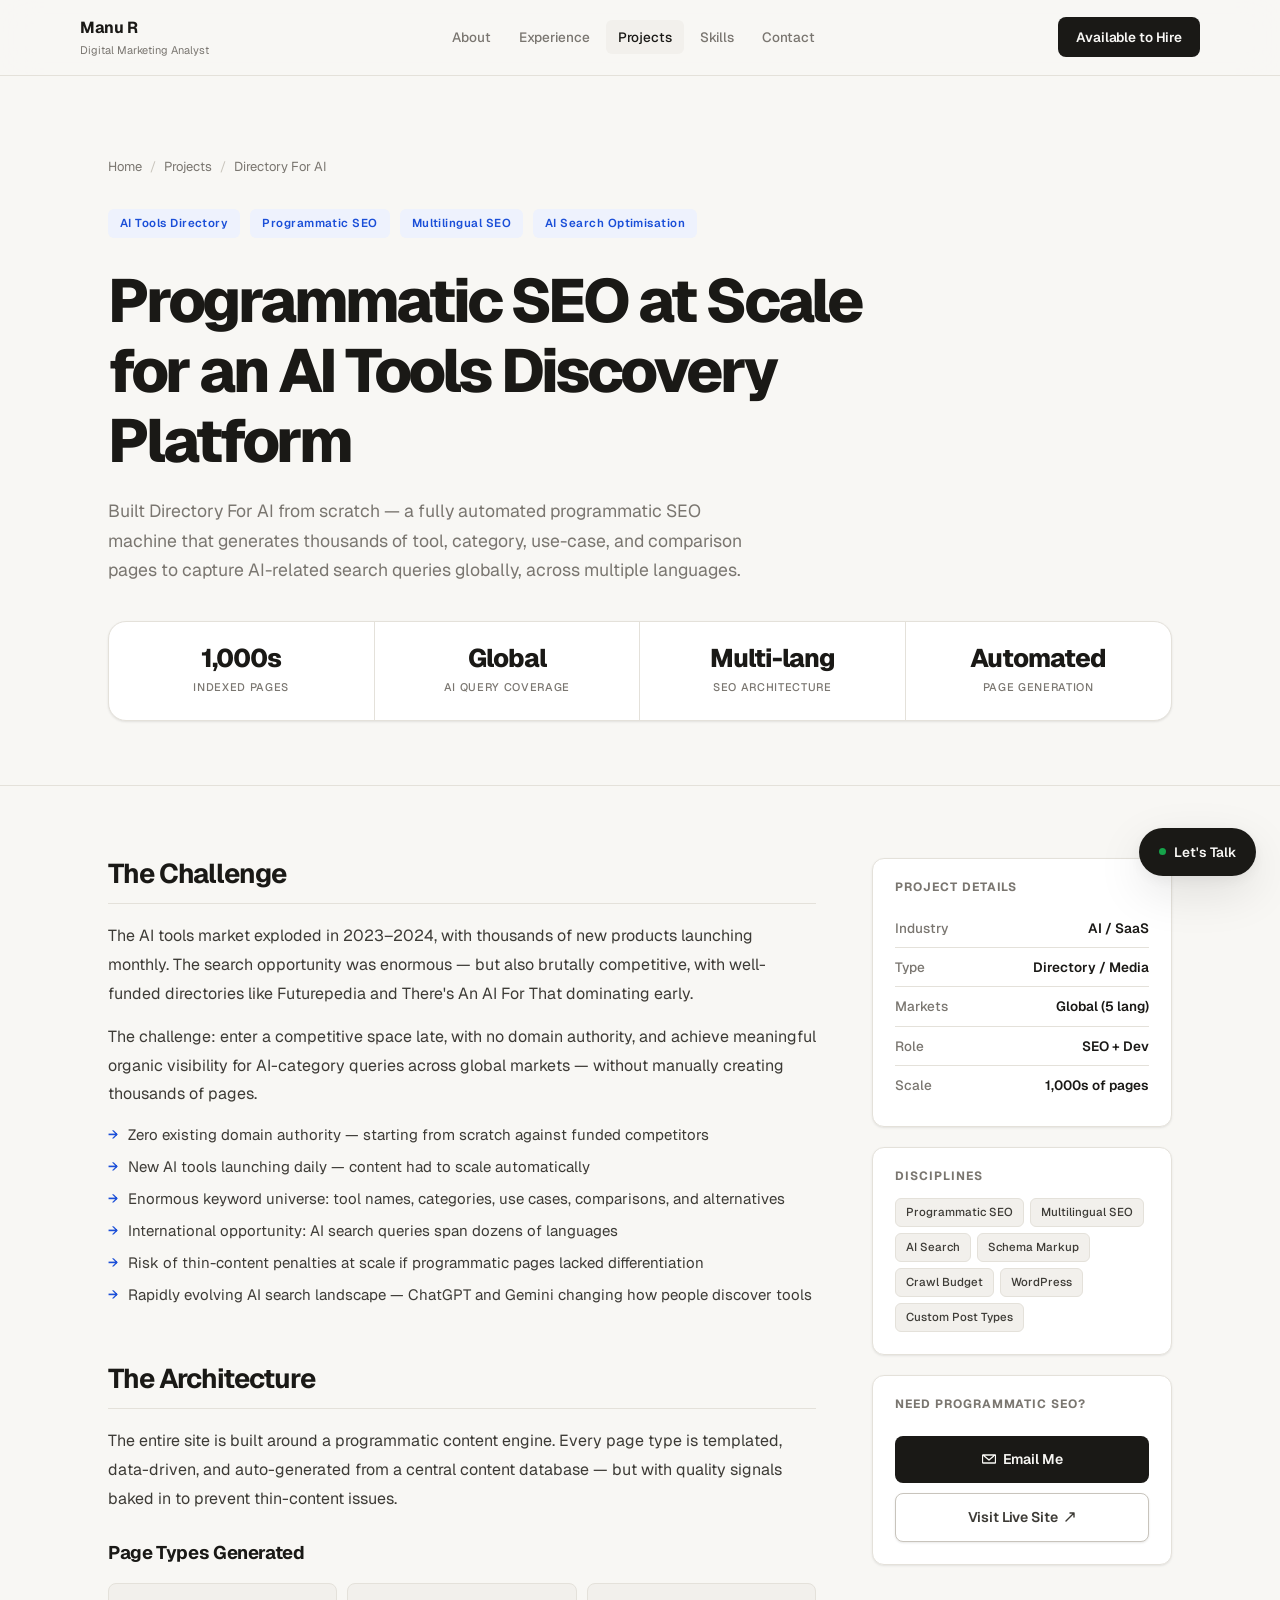
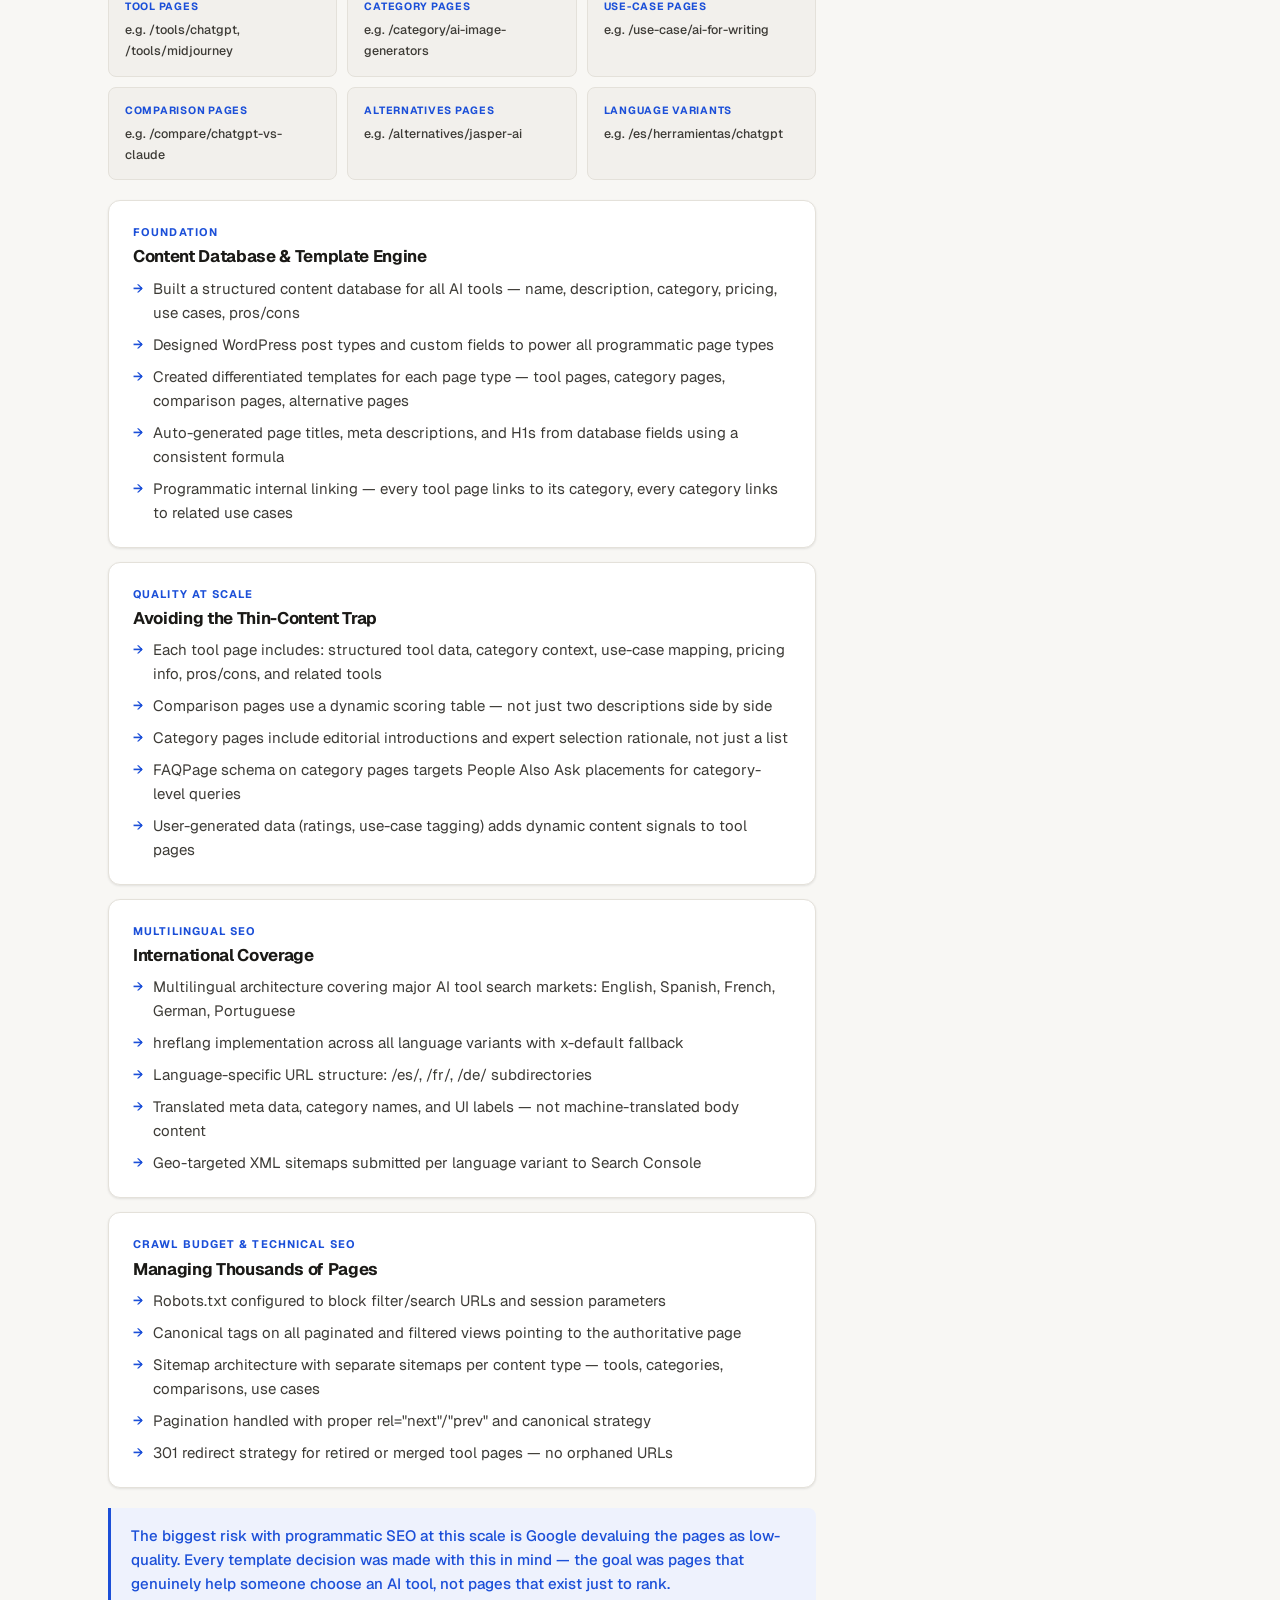
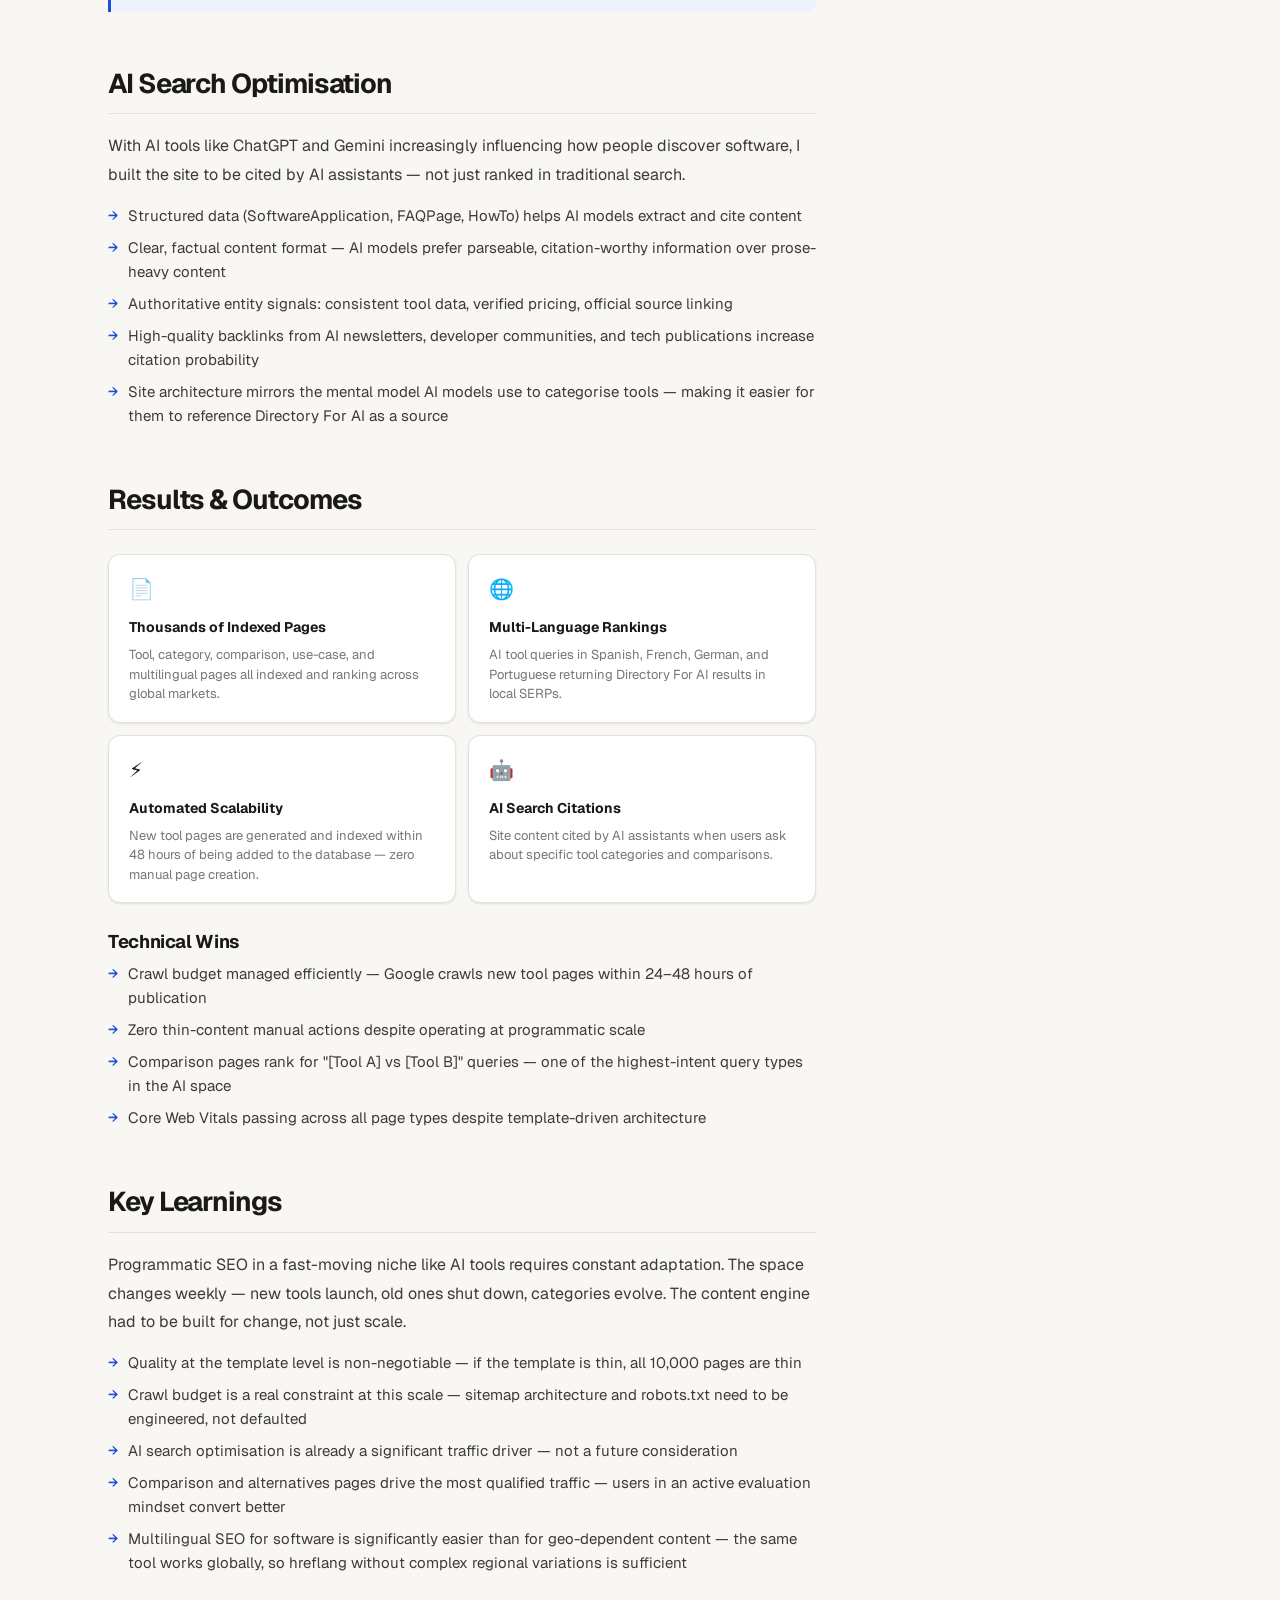
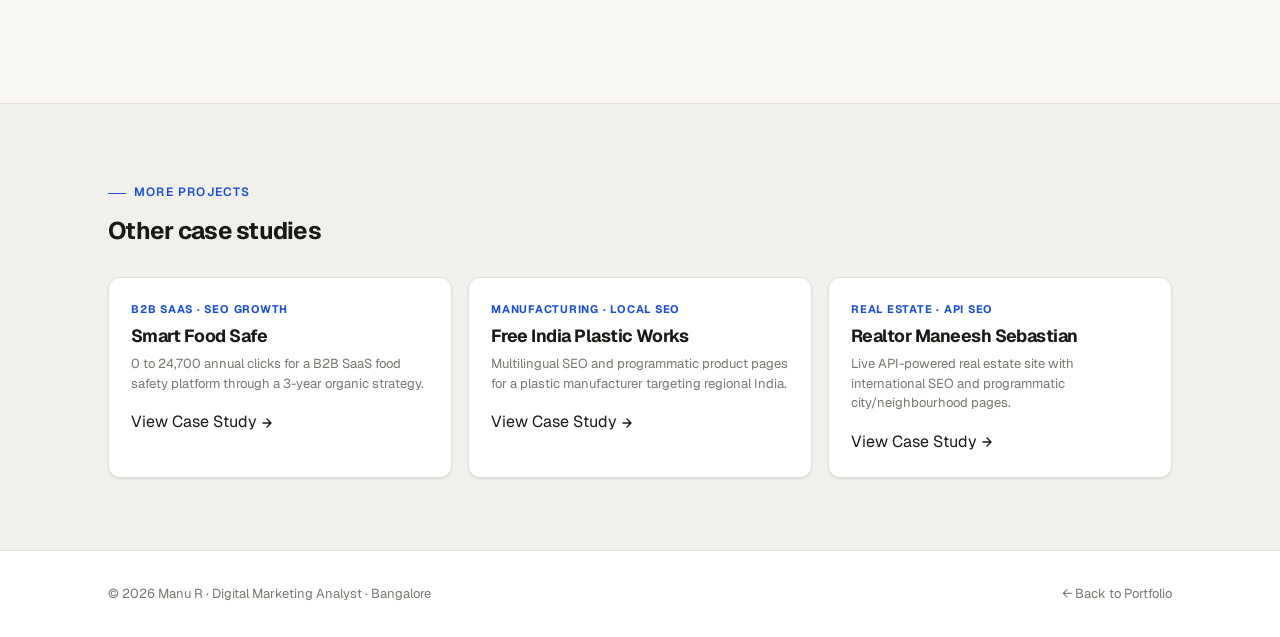
<file: projects/directory-for-ai.html>
<!DOCTYPE html>
<html lang="en">
<head>
<meta charset="UTF-8"/>
<meta name="viewport" content="width=device-width,initial-scale=1"/>
<title>Directory For AI — SEO Case Study | Manu R</title>
<meta name="description" content="How Manu R built Directory For AI — a programmatic SEO-powered AI tools discovery platform generating thousands of indexed pages and ranking for global AI-category search queries."/>
<link rel="preconnect" href="https://fonts.googleapis.com">
<link rel="preconnect" href="https://fonts.gstatic.com" crossorigin>
<link rel="stylesheet" href="../style.css"/>
<style>
.case-hero { padding: 80px 0 64px; border-bottom: 1px solid var(--border); }
.breadcrumb { display: flex; align-items: center; gap: 8px; font-size: 13px; color: var(--muted); margin-bottom: 32px; }
.breadcrumb a { color: var(--muted); transition: color .15s; }
.breadcrumb a:hover { color: var(--text); }
.breadcrumb-sep { color: var(--border-strong); }
.case-meta { display: flex; flex-wrap: wrap; gap: 10px; margin-bottom: 28px; }
.case-badge { font-size: 11.5px; font-weight: 600; padding: 5px 12px; border-radius: 6px; background: var(--accent-light); color: var(--accent); letter-spacing: .04em; }
.case-hero h1 { font-size: clamp(2.2rem,5vw,3.8rem); font-weight: 800; letter-spacing: -.05em; margin-bottom: 20px; max-width: 820px; }
.case-hero .subtitle { font-size: 1.1rem; color: var(--muted); max-width: 640px; line-height: 1.7; margin-bottom: 36px; }
.case-quick-stats { display: grid; grid-template-columns: repeat(4,1fr); gap: 0; background: var(--surface); border: 1px solid var(--border); border-radius: var(--radius-lg); overflow: hidden; box-shadow: var(--shadow-sm); }
.cqs-item { padding: 24px 20px; border-right: 1px solid var(--border); text-align: center; }
.cqs-item:last-child { border-right: none; }
.cqs-num { font-size: 1.6rem; font-weight: 800; letter-spacing: -.04em; color: var(--text); line-height: 1; }
.cqs-label { font-size: 11px; color: var(--muted); font-weight: 500; text-transform: uppercase; letter-spacing: .06em; margin-top: 6px; }
@media(max-width:600px){ .case-quick-stats{ grid-template-columns:repeat(2,1fr); } .cqs-item:nth-child(2){ border-right:none; } .cqs-item:nth-child(n+3){ border-top:1px solid var(--border); } }
.case-layout { display: grid; grid-template-columns: 1fr 300px; gap: 56px; padding: 72px 0; align-items: start; }
@media(max-width:900px){ .case-layout{ grid-template-columns:1fr; } }
.case-section { margin-bottom: 56px; }
.case-section h2 { font-size: 1.7rem; letter-spacing: -.04em; margin-bottom: 18px; padding-bottom: 14px; border-bottom: 1px solid var(--border); }
.case-section h3 { font-size: 1.15rem; font-weight: 700; letter-spacing: -.02em; margin: 28px 0 10px; }
.case-section p { color: var(--text-2); line-height: 1.8; margin-bottom: 14px; font-size: 1rem; }
.case-section p:last-child { margin-bottom: 0; }
.case-section ul { list-style: none; padding: 0; display: flex; flex-direction: column; gap: 8px; margin-bottom: 14px; }
.case-section ul li { display: flex; align-items: flex-start; gap: 10px; color: var(--text-2); font-size: 15px; line-height: 1.6; }
.case-section ul li::before { content: "→"; color: var(--accent); font-weight: 600; font-size: 13px; flex-shrink: 0; margin-top: 2px; }
.callout { background: var(--accent-light); border-left: 3px solid var(--accent); border-radius: 0 var(--radius-sm) var(--radius-sm) 0; padding: 16px 20px; margin: 20px 0; font-size: 15px; color: var(--accent); font-weight: 500; line-height: 1.6; }
.phase-block { background: var(--surface); border: 1px solid var(--border); border-radius: var(--radius); padding: 22px 24px; margin-bottom: 14px; box-shadow: var(--shadow-sm); }
.phase-block .phase-num { font-size: 11px; font-weight: 700; color: var(--accent); letter-spacing: .1em; text-transform: uppercase; margin-bottom: 6px; }
.phase-block h4 { font-size: 1.05rem; font-weight: 700; margin-bottom: 10px; letter-spacing: -.02em; }
.phase-block ul { margin-bottom: 0; }
.outcome-grid { display: grid; grid-template-columns: repeat(2,1fr); gap: 12px; margin: 24px 0; }
.outcome-card { background: var(--surface); border: 1px solid var(--border); border-radius: var(--radius); padding: 18px 20px; box-shadow: var(--shadow-sm); }
.outcome-card .oc-icon { font-size: 20px; margin-bottom: 10px; }
.outcome-card .oc-title { font-size: 14px; font-weight: 700; margin-bottom: 6px; color: var(--text); }
.outcome-card .oc-body { font-size: 13px; color: var(--muted); line-height: 1.5; }
.page-type-grid { display: grid; grid-template-columns: repeat(3,1fr); gap: 10px; margin: 20px 0; }
@media(max-width:600px){ .page-type-grid{ grid-template-columns:1fr 1fr; } }
.page-type-card { background: var(--bg-2); border: 1px solid var(--border); border-radius: var(--radius-sm); padding: 14px 16px; }
.page-type-card .ptc-type { font-size: 10.5px; font-weight: 700; color: var(--accent); text-transform: uppercase; letter-spacing: .07em; margin-bottom: 5px; }
.page-type-card .ptc-example { font-size: 12.5px; color: var(--text-2); font-weight: 500; }
.case-sidebar { position: sticky; top: 88px; display: flex; flex-direction: column; gap: 20px; }
.sidebar-card { background: var(--surface); border: 1px solid var(--border); border-radius: var(--radius); padding: 22px; box-shadow: var(--shadow-sm); }
.sidebar-card h5 { font-size: 12px; font-weight: 700; color: var(--muted); text-transform: uppercase; letter-spacing: .08em; margin-bottom: 14px; }
.sidebar-card .sc-row { display: flex; justify-content: space-between; align-items: baseline; padding: 8px 0; border-bottom: 1px solid var(--border); font-size: 13.5px; }
.sidebar-card .sc-row:last-child { border-bottom: none; }
.sidebar-card .sc-key { color: var(--muted); font-weight: 500; }
.sidebar-card .sc-val { font-weight: 600; color: var(--text); }
.sidebar-cta { display: flex; flex-direction: column; gap: 10px; }
.more-projects { padding: 72px 0; background: var(--bg-2); border-top: 1px solid var(--border); }
.more-grid { display: grid; grid-template-columns: repeat(3,1fr); gap: 16px; margin-top: 32px; }
@media(max-width:700px){ .more-grid{ grid-template-columns:1fr; } }
.more-card { background: var(--surface); border: 1px solid var(--border); border-radius: var(--radius); padding: 22px; transition: box-shadow .2s, transform .2s; box-shadow: var(--shadow-sm); }
.more-card:hover { box-shadow: var(--shadow-md); transform: translateY(-3px); }
.more-card .mc-type { font-size: 11px; font-weight: 700; color: var(--accent); letter-spacing: .07em; text-transform: uppercase; margin-bottom: 8px; }
.more-card h4 { font-size: 1.1rem; font-weight: 700; letter-spacing: -.03em; margin-bottom: 8px; }
.more-card p { font-size: 13px; color: var(--muted); line-height: 1.5; margin-bottom: 16px; }
.more-card a { font-size: 13px; font-weight: 600; color: var(--accent); display: inline-flex; align-items: center; gap: 5px; }
</style>
</head>
<body>

<nav class="nav">
  <div class="container nav-inner">
    <a href="/" class="logo">
      
      <span class="logo-text">Manu R<small>Digital Marketing Analyst</small></span>
    </a>
    <div class="nav-links" id="navLinks">
      <a href="/#about">About</a>
      <a href="/#experience">Experience</a>
      <a href="/#projects" class="active">Projects</a>
      <a href="/#skills">Skills</a>
      <a href="/#contact">Contact</a>
    </div>
    <a href="mailto:manu.nayyar.r@gmail.com" class="nav-cta">Available to Hire</a>
    <button class="menu-btn" id="menuBtn" aria-label="Menu">
      <svg width="20" height="20" viewBox="0 0 20 20" fill="none"><path d="M3 5h14M3 10h14M3 15h14" stroke="currentColor" stroke-width="1.6" stroke-linecap="round"/></svg>
    </button>
  </div>
</nav>

<!-- HERO -->
<header class="case-hero">
  <div class="container">
    <div class="breadcrumb">
      <a href="/">Home</a><span class="breadcrumb-sep">/</span>
      <a href="/#projects">Projects</a><span class="breadcrumb-sep">/</span>
      <span>Directory For AI</span>
    </div>
    <div class="case-meta">
      <span class="case-badge">AI Tools Directory</span>
      <span class="case-badge">Programmatic SEO</span>
      <span class="case-badge">Multilingual SEO</span>
      <span class="case-badge">AI Search Optimisation</span>
    </div>
    <h1>Programmatic SEO at Scale for an AI Tools Discovery Platform</h1>
    <p class="subtitle">Built Directory For AI from scratch — a fully automated programmatic SEO machine that generates thousands of tool, category, use-case, and comparison pages to capture AI-related search queries globally, across multiple languages.</p>
    <div class="case-quick-stats">
      <div class="cqs-item"><div class="cqs-num">1,000s</div><div class="cqs-label">Indexed Pages</div></div>
      <div class="cqs-item"><div class="cqs-num">Global</div><div class="cqs-label">AI Query Coverage</div></div>
      <div class="cqs-item"><div class="cqs-num">Multi-lang</div><div class="cqs-label">SEO Architecture</div></div>
      <div class="cqs-item"><div class="cqs-num">Automated</div><div class="cqs-label">Page Generation</div></div>
    </div>
  </div>
</header>

<!-- BODY -->
<div class="container">
  <div class="case-layout">
    <main class="case-body">

      <div class="case-section reveal">
        <h2>The Challenge</h2>
        <p>The AI tools market exploded in 2023–2024, with thousands of new products launching monthly. The search opportunity was enormous — but also brutally competitive, with well-funded directories like Futurepedia and There's An AI For That dominating early.</p>
        <p>The challenge: enter a competitive space late, with no domain authority, and achieve meaningful organic visibility for AI-category queries across global markets — without manually creating thousands of pages.</p>
        <ul>
          <li>Zero existing domain authority — starting from scratch against funded competitors</li>
          <li>New AI tools launching daily — content had to scale automatically</li>
          <li>Enormous keyword universe: tool names, categories, use cases, comparisons, and alternatives</li>
          <li>International opportunity: AI search queries span dozens of languages</li>
          <li>Risk of thin-content penalties at scale if programmatic pages lacked differentiation</li>
          <li>Rapidly evolving AI search landscape — ChatGPT and Gemini changing how people discover tools</li>
        </ul>
      </div>

      <div class="case-section reveal">
        <h2>The Architecture</h2>
        <p>The entire site is built around a programmatic content engine. Every page type is templated, data-driven, and auto-generated from a central content database — but with quality signals baked in to prevent thin-content issues.</p>

        <h3>Page Types Generated</h3>
        <div class="page-type-grid">
          <div class="page-type-card">
            <div class="ptc-type">Tool Pages</div>
            <div class="ptc-example">e.g. /tools/chatgpt, /tools/midjourney</div>
          </div>
          <div class="page-type-card">
            <div class="ptc-type">Category Pages</div>
            <div class="ptc-example">e.g. /category/ai-image-generators</div>
          </div>
          <div class="page-type-card">
            <div class="ptc-type">Use-Case Pages</div>
            <div class="ptc-example">e.g. /use-case/ai-for-writing</div>
          </div>
          <div class="page-type-card">
            <div class="ptc-type">Comparison Pages</div>
            <div class="ptc-example">e.g. /compare/chatgpt-vs-claude</div>
          </div>
          <div class="page-type-card">
            <div class="ptc-type">Alternatives Pages</div>
            <div class="ptc-example">e.g. /alternatives/jasper-ai</div>
          </div>
          <div class="page-type-card">
            <div class="ptc-type">Language Variants</div>
            <div class="ptc-example">e.g. /es/herramientas/chatgpt</div>
          </div>
        </div>

        <div class="phase-block">
          <div class="phase-num">Foundation</div>
          <h4>Content Database &amp; Template Engine</h4>
          <ul>
            <li>Built a structured content database for all AI tools — name, description, category, pricing, use cases, pros/cons</li>
            <li>Designed WordPress post types and custom fields to power all programmatic page types</li>
            <li>Created differentiated templates for each page type — tool pages, category pages, comparison pages, alternative pages</li>
            <li>Auto-generated page titles, meta descriptions, and H1s from database fields using a consistent formula</li>
            <li>Programmatic internal linking — every tool page links to its category, every category links to related use cases</li>
          </ul>
        </div>

        <div class="phase-block">
          <div class="phase-num">Quality at Scale</div>
          <h4>Avoiding the Thin-Content Trap</h4>
          <ul>
            <li>Each tool page includes: structured tool data, category context, use-case mapping, pricing info, pros/cons, and related tools</li>
            <li>Comparison pages use a dynamic scoring table — not just two descriptions side by side</li>
            <li>Category pages include editorial introductions and expert selection rationale, not just a list</li>
            <li>FAQPage schema on category pages targets People Also Ask placements for category-level queries</li>
            <li>User-generated data (ratings, use-case tagging) adds dynamic content signals to tool pages</li>
          </ul>
        </div>

        <div class="phase-block">
          <div class="phase-num">Multilingual SEO</div>
          <h4>International Coverage</h4>
          <ul>
            <li>Multilingual architecture covering major AI tool search markets: English, Spanish, French, German, Portuguese</li>
            <li>hreflang implementation across all language variants with x-default fallback</li>
            <li>Language-specific URL structure: /es/, /fr/, /de/ subdirectories</li>
            <li>Translated meta data, category names, and UI labels — not machine-translated body content</li>
            <li>Geo-targeted XML sitemaps submitted per language variant to Search Console</li>
          </ul>
        </div>

        <div class="phase-block">
          <div class="phase-num">Crawl Budget &amp; Technical SEO</div>
          <h4>Managing Thousands of Pages</h4>
          <ul>
            <li>Robots.txt configured to block filter/search URLs and session parameters</li>
            <li>Canonical tags on all paginated and filtered views pointing to the authoritative page</li>
            <li>Sitemap architecture with separate sitemaps per content type — tools, categories, comparisons, use cases</li>
            <li>Pagination handled with proper rel="next"/"prev" and canonical strategy</li>
            <li>301 redirect strategy for retired or merged tool pages — no orphaned URLs</li>
          </ul>
        </div>

        <div class="callout">
          The biggest risk with programmatic SEO at this scale is Google devaluing the pages as low-quality. Every template decision was made with this in mind — the goal was pages that genuinely help someone choose an AI tool, not pages that exist just to rank.
        </div>
      </div>

      <div class="case-section reveal">
        <h2>AI Search Optimisation</h2>
        <p>With AI tools like ChatGPT and Gemini increasingly influencing how people discover software, I built the site to be cited by AI assistants — not just ranked in traditional search.</p>
        <ul>
          <li>Structured data (SoftwareApplication, FAQPage, HowTo) helps AI models extract and cite content</li>
          <li>Clear, factual content format — AI models prefer parseable, citation-worthy information over prose-heavy content</li>
          <li>Authoritative entity signals: consistent tool data, verified pricing, official source linking</li>
          <li>High-quality backlinks from AI newsletters, developer communities, and tech publications increase citation probability</li>
          <li>Site architecture mirrors the mental model AI models use to categorise tools — making it easier for them to reference Directory For AI as a source</li>
        </ul>
      </div>

      <div class="case-section reveal">
        <h2>Results &amp; Outcomes</h2>
        <div class="outcome-grid">
          <div class="outcome-card">
            <div class="oc-icon">📄</div>
            <div class="oc-title">Thousands of Indexed Pages</div>
            <div class="oc-body">Tool, category, comparison, use-case, and multilingual pages all indexed and ranking across global markets.</div>
          </div>
          <div class="outcome-card">
            <div class="oc-icon">🌐</div>
            <div class="oc-title">Multi-Language Rankings</div>
            <div class="oc-body">AI tool queries in Spanish, French, German, and Portuguese returning Directory For AI results in local SERPs.</div>
          </div>
          <div class="outcome-card">
            <div class="oc-icon">⚡</div>
            <div class="oc-title">Automated Scalability</div>
            <div class="oc-body">New tool pages are generated and indexed within 48 hours of being added to the database — zero manual page creation.</div>
          </div>
          <div class="outcome-card">
            <div class="oc-icon">🤖</div>
            <div class="oc-title">AI Search Citations</div>
            <div class="oc-body">Site content cited by AI assistants when users ask about specific tool categories and comparisons.</div>
          </div>
        </div>

        <h3>Technical Wins</h3>
        <ul>
          <li>Crawl budget managed efficiently — Google crawls new tool pages within 24–48 hours of publication</li>
          <li>Zero thin-content manual actions despite operating at programmatic scale</li>
          <li>Comparison pages rank for "[Tool A] vs [Tool B]" queries — one of the highest-intent query types in the AI space</li>
          <li>Core Web Vitals passing across all page types despite template-driven architecture</li>
        </ul>
      </div>

      <div class="case-section reveal">
        <h2>Key Learnings</h2>
        <p>Programmatic SEO in a fast-moving niche like AI tools requires constant adaptation. The space changes weekly — new tools launch, old ones shut down, categories evolve. The content engine had to be built for change, not just scale.</p>
        <ul>
          <li>Quality at the template level is non-negotiable — if the template is thin, all 10,000 pages are thin</li>
          <li>Crawl budget is a real constraint at this scale — sitemap architecture and robots.txt need to be engineered, not defaulted</li>
          <li>AI search optimisation is already a significant traffic driver — not a future consideration</li>
          <li>Comparison and alternatives pages drive the most qualified traffic — users in an active evaluation mindset convert better</li>
          <li>Multilingual SEO for software is significantly easier than for geo-dependent content — the same tool works globally, so hreflang without complex regional variations is sufficient</li>
        </ul>
      </div>

    </main>

    <!-- SIDEBAR -->
    <aside class="case-sidebar">
      <div class="sidebar-card">
        <h5>Project Details</h5>
        <div class="sc-row"><span class="sc-key">Industry</span><span class="sc-val">AI / SaaS</span></div>
        <div class="sc-row"><span class="sc-key">Type</span><span class="sc-val">Directory / Media</span></div>
        <div class="sc-row"><span class="sc-key">Markets</span><span class="sc-val">Global (5 lang)</span></div>
        <div class="sc-row"><span class="sc-key">Role</span><span class="sc-val">SEO + Dev</span></div>
        <div class="sc-row"><span class="sc-key">Scale</span><span class="sc-val">1,000s of pages</span></div>
      </div>
      <div class="sidebar-card">
        <h5>Disciplines</h5>
        <div class="tags">
          <span class="tag-chip">Programmatic SEO</span>
          <span class="tag-chip">Multilingual SEO</span>
          <span class="tag-chip">AI Search</span>
          <span class="tag-chip">Schema Markup</span>
          <span class="tag-chip">Crawl Budget</span>
          <span class="tag-chip">WordPress</span>
          <span class="tag-chip">Custom Post Types</span>
        </div>
      </div>
      <div class="sidebar-card sidebar-cta">
        <h5>Need programmatic SEO?</h5>
        <a href="mailto:manu.nayyar.r@gmail.com" class="btn btn-primary" style="justify-content:center">
          <svg width="14" height="14" viewBox="0 0 14 14" fill="none"><path d="M1 3h12a.5.5 0 01.5.5v7a.5.5 0 01-.5.5H1a.5.5 0 01-.5-.5v-7A.5.5 0 011 3zm0 0l6 5 6-5" stroke="currentColor" stroke-width="1.3" stroke-linecap="round" stroke-linejoin="round"/></svg>
          Email Me
        </a>
        <a href="https://directoryforai.com" target="_blank" rel="noopener" class="btn btn-secondary" style="justify-content:center">
          Visit Live Site
          <svg width="12" height="12" viewBox="0 0 12 12" fill="none"><path d="M2 10L10 2M10 2H6M10 2v4" stroke="currentColor" stroke-width="1.4" stroke-linecap="round" stroke-linejoin="round"/></svg>
        </a>
      </div>
    </aside>
  </div>
</div>

<!-- MORE PROJECTS -->
<section class="more-projects">
  <div class="container">
    <div class="section-label">More Projects</div>
    <h2>Other case studies</h2>
    <div class="more-grid">
      <a class="more-card" href="smart-food-safe.html">
        <div class="mc-type">B2B SaaS · SEO Growth</div>
        <h4>Smart Food Safe</h4>
        <p>0 to 24,700 annual clicks for a B2B SaaS food safety platform through a 3-year organic strategy.</p>
        <span>View Case Study <svg width="12" height="12" viewBox="0 0 12 12" fill="none" style="vertical-align:middle"><path d="M2 6h8M6 2l4 4-4 4" stroke="currentColor" stroke-width="1.4" stroke-linecap="round" stroke-linejoin="round"/></svg></span>
      </a>
      <a class="more-card" href="free-india-plastic.html">
        <div class="mc-type">Manufacturing · Local SEO</div>
        <h4>Free India Plastic Works</h4>
        <p>Multilingual SEO and programmatic product pages for a plastic manufacturer targeting regional India.</p>
        <span>View Case Study <svg width="12" height="12" viewBox="0 0 12 12" fill="none" style="vertical-align:middle"><path d="M2 6h8M6 2l4 4-4 4" stroke="currentColor" stroke-width="1.4" stroke-linecap="round" stroke-linejoin="round"/></svg></span>
      </a>
      <a class="more-card" href="realtor-maneesh.html">
        <div class="mc-type">Real Estate · API SEO</div>
        <h4>Realtor Maneesh Sebastian</h4>
        <p>Live API-powered real estate site with international SEO and programmatic city/neighbourhood pages.</p>
        <span>View Case Study <svg width="12" height="12" viewBox="0 0 12 12" fill="none" style="vertical-align:middle"><path d="M2 6h8M6 2l4 4-4 4" stroke="currentColor" stroke-width="1.4" stroke-linecap="round" stroke-linejoin="round"/></svg></span>
      </a>
    </div>
  </div>
</section>

<footer>
  <div class="container footer-inner">
    <div>© <span id="yr"></span> Manu R · Digital Marketing Analyst · Bangalore</div>
    <a href="/">← Back to Portfolio</a>
  </div>
</footer>

<a href="mailto:manu.nayyar.r@gmail.com" class="float-cta">
  <span class="float-dot"></span> Let's Talk
</a>

<script src="../script.js"></script>
</body>
</html>
</file>
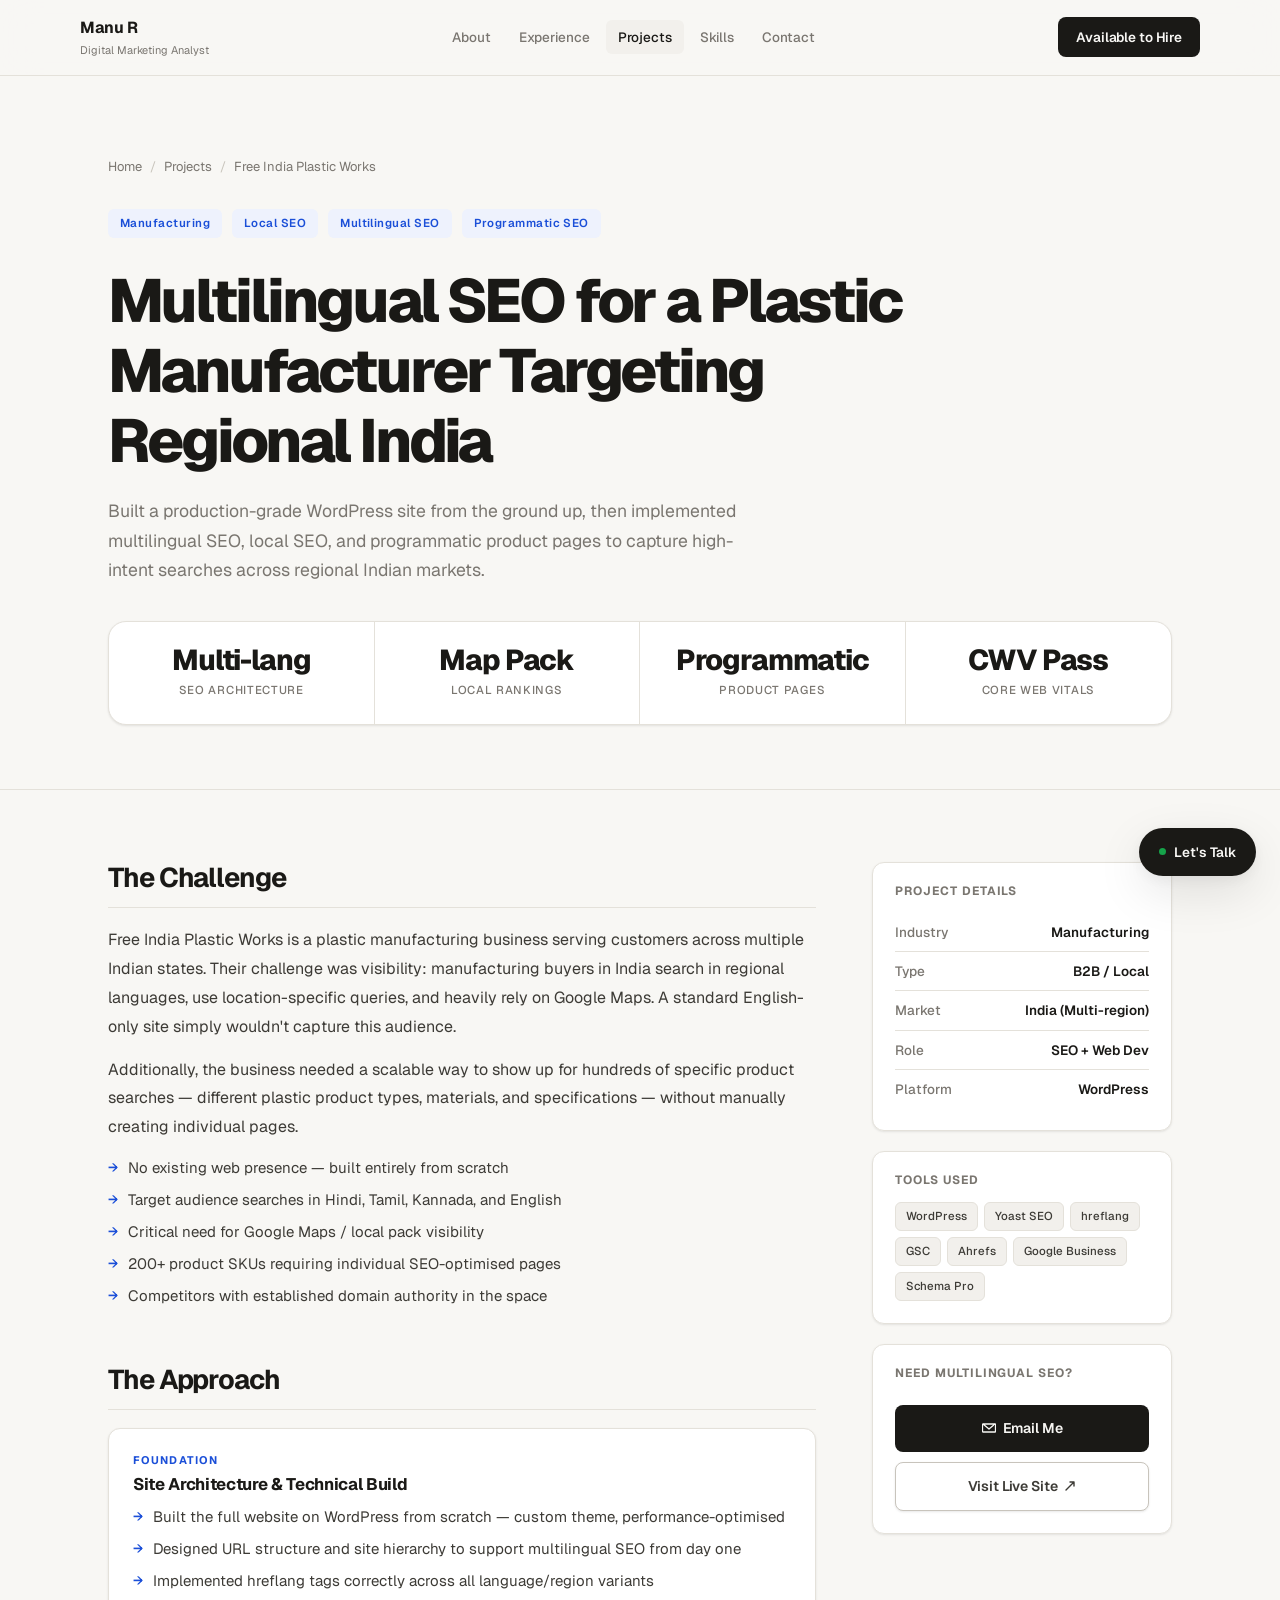
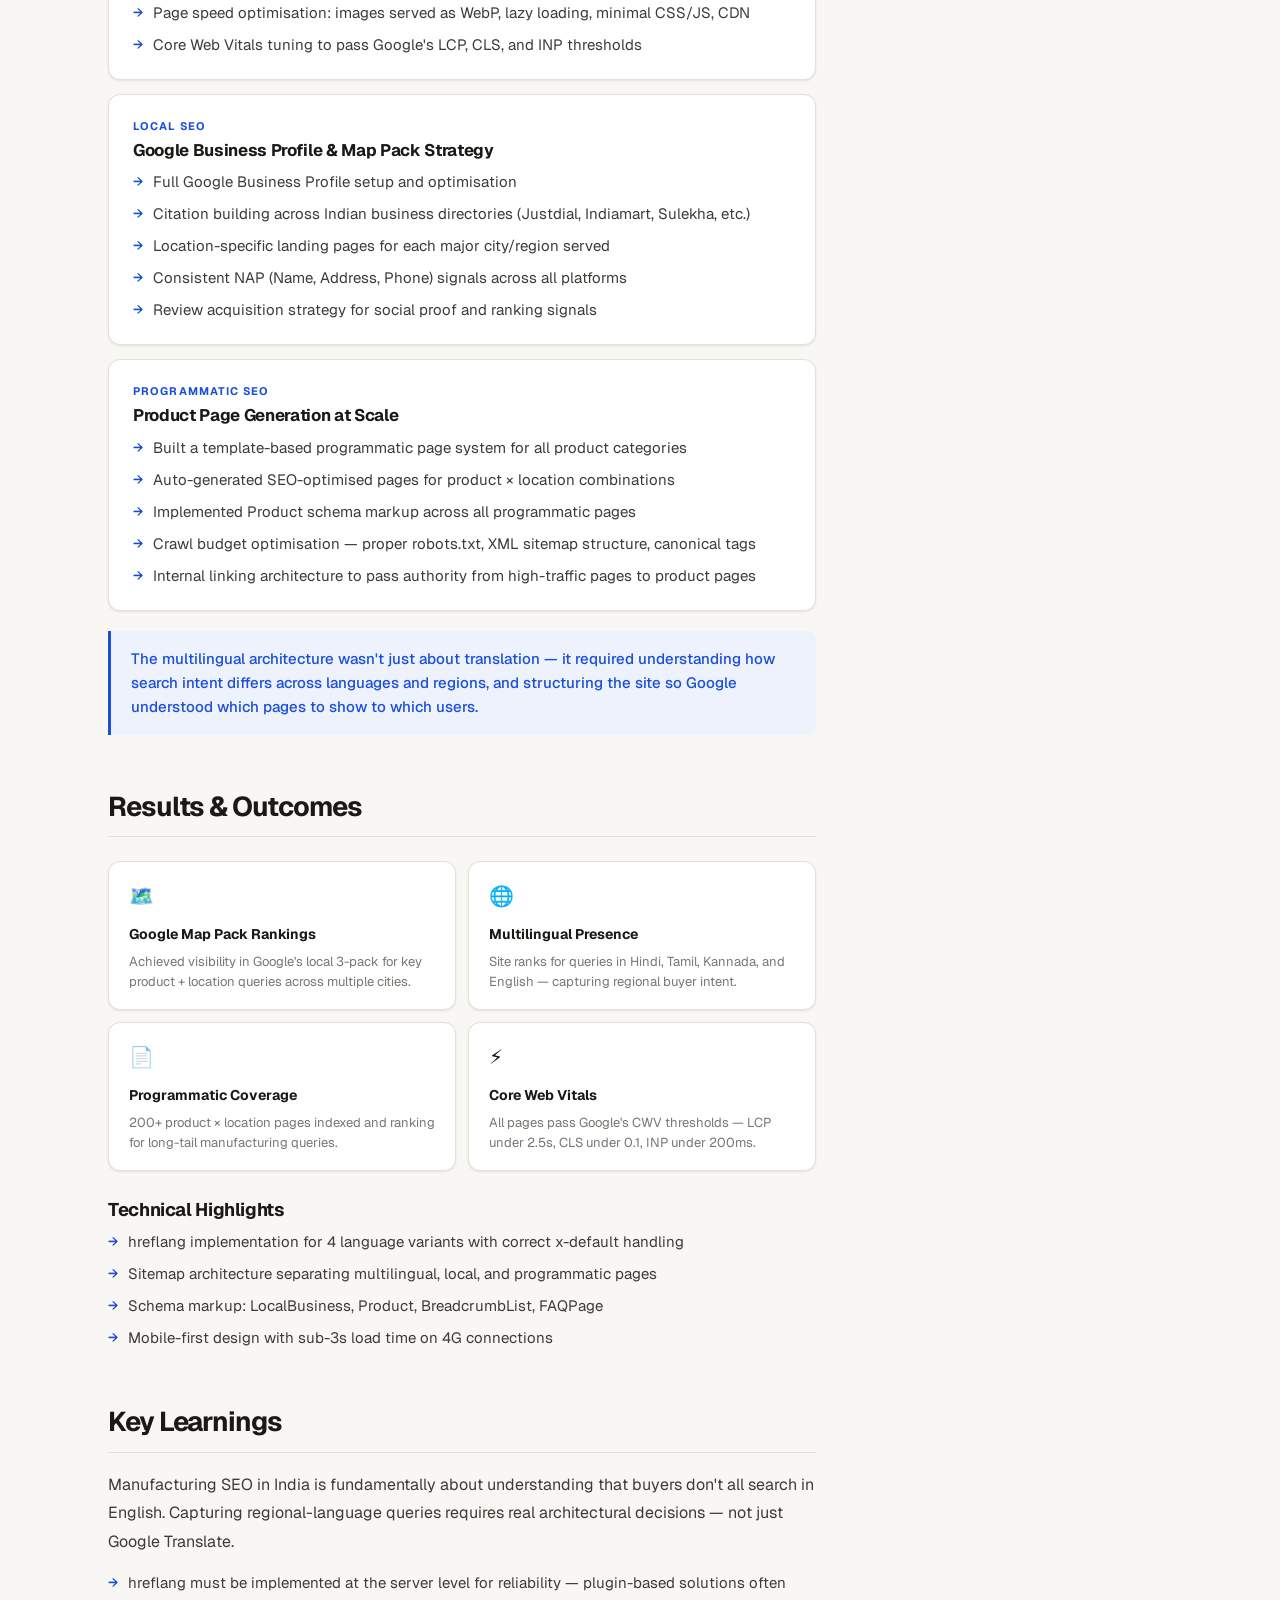
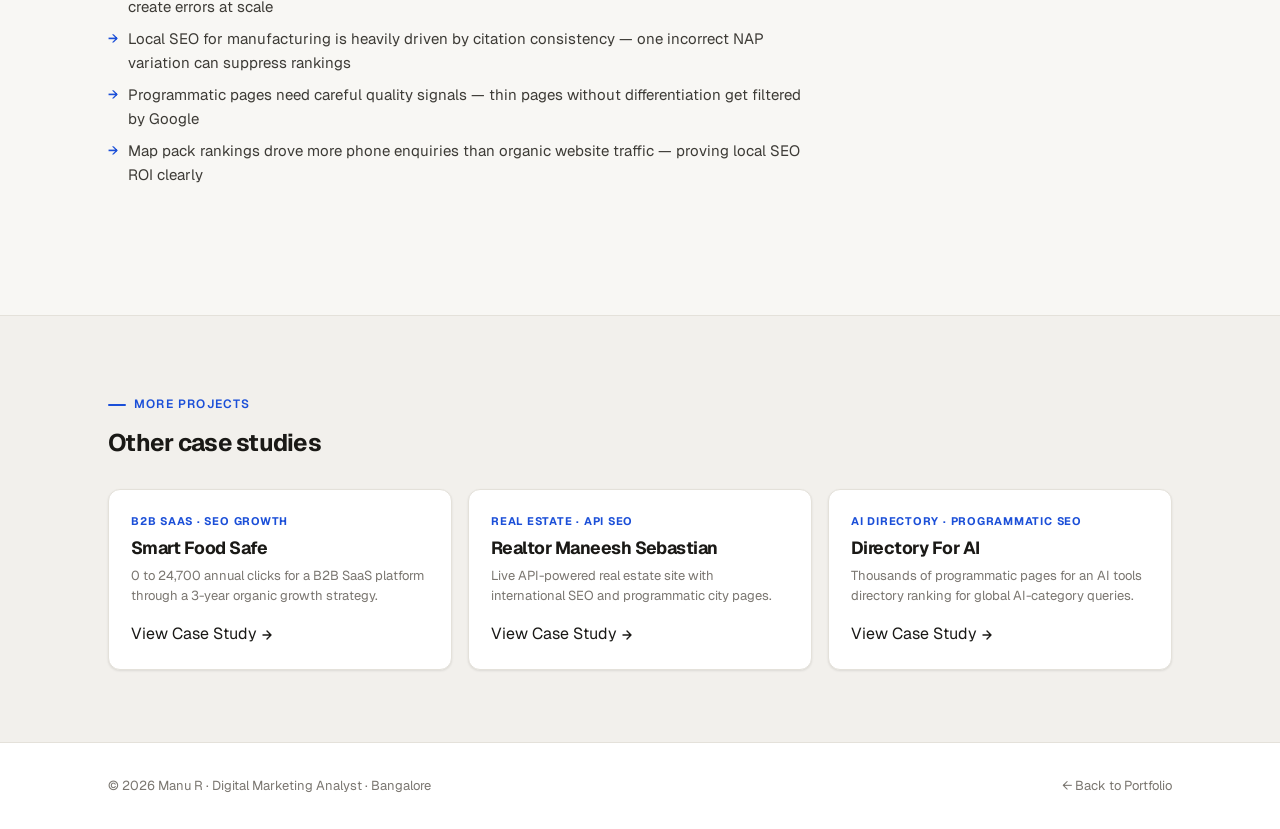
<file: projects/free-india-plastic.html>
<!DOCTYPE html>
<html lang="en">
<head>
<meta charset="UTF-8"/>
<meta name="viewport" content="width=device-width,initial-scale=1"/>
<title>Free India Plastic Works — SEO Case Study | Manu R</title>
<meta name="description" content="How Manu R built a multilingual, locally-optimised SEO presence for a plastic manufacturing business, achieving map pack rankings and programmatic product page coverage across India."/>
<link rel="preconnect" href="https://fonts.googleapis.com">
<link rel="preconnect" href="https://fonts.gstatic.com" crossorigin>
<link rel="stylesheet" href="../style.css"/>
<style>
.case-hero { padding: 80px 0 64px; border-bottom: 1px solid var(--border); }
.breadcrumb { display: flex; align-items: center; gap: 8px; font-size: 13px; color: var(--muted); margin-bottom: 32px; }
.breadcrumb a { color: var(--muted); transition: color .15s; }
.breadcrumb a:hover { color: var(--text); }
.breadcrumb-sep { color: var(--border-strong); }
.case-meta { display: flex; flex-wrap: wrap; gap: 10px; margin-bottom: 28px; }
.case-badge { font-size: 11.5px; font-weight: 600; padding: 5px 12px; border-radius: 6px; background: var(--accent-light); color: var(--accent); letter-spacing: .04em; }
.case-hero h1 { font-size: clamp(2.2rem,5vw,3.8rem); font-weight: 800; letter-spacing: -.05em; margin-bottom: 20px; max-width: 820px; }
.case-hero .subtitle { font-size: 1.1rem; color: var(--muted); max-width: 640px; line-height: 1.7; margin-bottom: 36px; }
.case-quick-stats { display: grid; grid-template-columns: repeat(4,1fr); gap: 0; background: var(--surface); border: 1px solid var(--border); border-radius: var(--radius-lg); overflow: hidden; box-shadow: var(--shadow-sm); }
.cqs-item { padding: 24px 20px; border-right: 1px solid var(--border); text-align: center; }
.cqs-item:last-child { border-right: none; }
.cqs-num { font-size: 1.8rem; font-weight: 800; letter-spacing: -.04em; color: var(--text); line-height: 1; }
.cqs-label { font-size: 11.5px; color: var(--muted); font-weight: 500; text-transform: uppercase; letter-spacing: .06em; margin-top: 6px; }
@media(max-width:600px){ .case-quick-stats{ grid-template-columns:repeat(2,1fr); } .cqs-item:nth-child(2){ border-right:none; } .cqs-item:nth-child(n+3){ border-top:1px solid var(--border); } }
.case-layout { display: grid; grid-template-columns: 1fr 300px; gap: 56px; padding: 72px 0; align-items: start; }
@media(max-width:900px){ .case-layout{ grid-template-columns:1fr; } }
.case-section { margin-bottom: 56px; }
.case-section h2 { font-size: 1.7rem; letter-spacing: -.04em; margin-bottom: 18px; padding-bottom: 14px; border-bottom: 1px solid var(--border); }
.case-section h3 { font-size: 1.15rem; font-weight: 700; letter-spacing: -.02em; margin: 28px 0 10px; }
.case-section p { color: var(--text-2); line-height: 1.8; margin-bottom: 14px; font-size: 1rem; }
.case-section ul { list-style: none; padding: 0; display: flex; flex-direction: column; gap: 8px; margin-bottom: 14px; }
.case-section ul li { display: flex; align-items: flex-start; gap: 10px; color: var(--text-2); font-size: 15px; line-height: 1.6; }
.case-section ul li::before { content: "→"; color: var(--accent); font-weight: 600; font-size: 13px; flex-shrink: 0; margin-top: 2px; }
.callout { background: var(--accent-light); border-left: 3px solid var(--accent); border-radius: 0 var(--radius-sm) var(--radius-sm) 0; padding: 16px 20px; margin: 20px 0; font-size: 15px; color: var(--accent); font-weight: 500; line-height: 1.6; }
.phase-block { background: var(--surface); border: 1px solid var(--border); border-radius: var(--radius); padding: 22px 24px; margin-bottom: 14px; box-shadow: var(--shadow-sm); }
.phase-block .phase-num { font-size: 11px; font-weight: 700; color: var(--accent); letter-spacing: .1em; text-transform: uppercase; margin-bottom: 6px; }
.phase-block h4 { font-size: 1.05rem; font-weight: 700; margin-bottom: 10px; letter-spacing: -.02em; }
.phase-block ul { margin-bottom: 0; }
.outcome-grid { display: grid; grid-template-columns: repeat(2,1fr); gap: 12px; margin: 24px 0; }
.outcome-card { background: var(--surface); border: 1px solid var(--border); border-radius: var(--radius); padding: 18px 20px; box-shadow: var(--shadow-sm); }
.outcome-card .oc-icon { font-size: 20px; margin-bottom: 10px; }
.outcome-card .oc-title { font-size: 14px; font-weight: 700; margin-bottom: 6px; color: var(--text); }
.outcome-card .oc-body { font-size: 13px; color: var(--muted); line-height: 1.5; }
.case-sidebar { position: sticky; top: 88px; display: flex; flex-direction: column; gap: 20px; }
.sidebar-card { background: var(--surface); border: 1px solid var(--border); border-radius: var(--radius); padding: 22px; box-shadow: var(--shadow-sm); }
.sidebar-card h5 { font-size: 12px; font-weight: 700; color: var(--muted); text-transform: uppercase; letter-spacing: .08em; margin-bottom: 14px; }
.sidebar-card .sc-row { display: flex; justify-content: space-between; align-items: baseline; padding: 8px 0; border-bottom: 1px solid var(--border); font-size: 13.5px; }
.sidebar-card .sc-row:last-child { border-bottom: none; }
.sidebar-card .sc-key { color: var(--muted); font-weight: 500; }
.sidebar-card .sc-val { font-weight: 600; color: var(--text); }
.sidebar-cta { display: flex; flex-direction: column; gap: 10px; }
.more-projects { padding: 72px 0; background: var(--bg-2); border-top: 1px solid var(--border); }
.more-grid { display: grid; grid-template-columns: repeat(3,1fr); gap: 16px; margin-top: 32px; }
@media(max-width:700px){ .more-grid{ grid-template-columns:1fr; } }
.more-card { background: var(--surface); border: 1px solid var(--border); border-radius: var(--radius); padding: 22px; transition: box-shadow .2s, transform .2s; box-shadow: var(--shadow-sm); }
.more-card:hover { box-shadow: var(--shadow-md); transform: translateY(-3px); }
.more-card .mc-type { font-size: 11px; font-weight: 700; color: var(--accent); letter-spacing: .07em; text-transform: uppercase; margin-bottom: 8px; }
.more-card h4 { font-size: 1.1rem; font-weight: 700; letter-spacing: -.03em; margin-bottom: 8px; }
.more-card p { font-size: 13px; color: var(--muted); line-height: 1.5; margin-bottom: 16px; }
.more-card a { font-size: 13px; font-weight: 600; color: var(--accent); display: inline-flex; align-items: center; gap: 5px; }
</style>
</head>
<body>

<nav class="nav">
  <div class="container nav-inner">
    <a href="/" class="logo">
     
      <span class="logo-text">Manu R<small>Digital Marketing Analyst</small></span>
    </a>
    <div class="nav-links" id="navLinks">
      <a href="/#about">About</a>
      <a href="/#experience">Experience</a>
      <a href="/#projects" class="active">Projects</a>
      <a href="/#skills">Skills</a>
      <a href="/#contact">Contact</a>
    </div>
    <a href="mailto:manu.nayyar.r@gmail.com" class="nav-cta">Available to Hire</a>
    <button class="menu-btn" id="menuBtn" aria-label="Menu">
      <svg width="20" height="20" viewBox="0 0 20 20" fill="none"><path d="M3 5h14M3 10h14M3 15h14" stroke="currentColor" stroke-width="1.6" stroke-linecap="round"/></svg>
    </button>
  </div>
</nav>

<header class="case-hero">
  <div class="container">
    <div class="breadcrumb">
      <a href="/">Home</a><span class="breadcrumb-sep">/</span>
      <a href="/#projects">Projects</a><span class="breadcrumb-sep">/</span>
      <span>Free India Plastic Works</span>
    </div>
    <div class="case-meta">
      <span class="case-badge">Manufacturing</span>
      <span class="case-badge">Local SEO</span>
      <span class="case-badge">Multilingual SEO</span>
      <span class="case-badge">Programmatic SEO</span>
    </div>
    <h1>Multilingual SEO for a Plastic Manufacturer Targeting Regional India</h1>
    <p class="subtitle">Built a production-grade WordPress site from the ground up, then implemented multilingual SEO, local SEO, and programmatic product pages to capture high-intent searches across regional Indian markets.</p>
    <div class="case-quick-stats">
      <div class="cqs-item"><div class="cqs-num">Multi-lang</div><div class="cqs-label">SEO Architecture</div></div>
      <div class="cqs-item"><div class="cqs-num">Map Pack</div><div class="cqs-label">Local Rankings</div></div>
      <div class="cqs-item"><div class="cqs-num">Programmatic</div><div class="cqs-label">Product Pages</div></div>
      <div class="cqs-item"><div class="cqs-num">CWV Pass</div><div class="cqs-label">Core Web Vitals</div></div>
    </div>
  </div>
</header>

<div class="container">
  <div class="case-layout">
    <main class="case-body">

      <div class="case-section reveal">
        <h2>The Challenge</h2>
        <p>Free India Plastic Works is a plastic manufacturing business serving customers across multiple Indian states. Their challenge was visibility: manufacturing buyers in India search in regional languages, use location-specific queries, and heavily rely on Google Maps. A standard English-only site simply wouldn't capture this audience.</p>
        <p>Additionally, the business needed a scalable way to show up for hundreds of specific product searches — different plastic product types, materials, and specifications — without manually creating individual pages.</p>
        <ul>
          <li>No existing web presence — built entirely from scratch</li>
          <li>Target audience searches in Hindi, Tamil, Kannada, and English</li>
          <li>Critical need for Google Maps / local pack visibility</li>
          <li>200+ product SKUs requiring individual SEO-optimised pages</li>
          <li>Competitors with established domain authority in the space</li>
        </ul>
      </div>

      <div class="case-section reveal">
        <h2>The Approach</h2>

        <div class="phase-block">
          <div class="phase-num">Foundation</div>
          <h4>Site Architecture &amp; Technical Build</h4>
          <ul>
            <li>Built the full website on WordPress from scratch — custom theme, performance-optimised</li>
            <li>Designed URL structure and site hierarchy to support multilingual SEO from day one</li>
            <li>Implemented hreflang tags correctly across all language/region variants</li>
            <li>Page speed optimisation: images served as WebP, lazy loading, minimal CSS/JS, CDN</li>
            <li>Core Web Vitals tuning to pass Google's LCP, CLS, and INP thresholds</li>
          </ul>
        </div>

        <div class="phase-block">
          <div class="phase-num">Local SEO</div>
          <h4>Google Business Profile &amp; Map Pack Strategy</h4>
          <ul>
            <li>Full Google Business Profile setup and optimisation</li>
            <li>Citation building across Indian business directories (Justdial, Indiamart, Sulekha, etc.)</li>
            <li>Location-specific landing pages for each major city/region served</li>
            <li>Consistent NAP (Name, Address, Phone) signals across all platforms</li>
            <li>Review acquisition strategy for social proof and ranking signals</li>
          </ul>
        </div>

        <div class="phase-block">
          <div class="phase-num">Programmatic SEO</div>
          <h4>Product Page Generation at Scale</h4>
          <ul>
            <li>Built a template-based programmatic page system for all product categories</li>
            <li>Auto-generated SEO-optimised pages for product × location combinations</li>
            <li>Implemented Product schema markup across all programmatic pages</li>
            <li>Crawl budget optimisation — proper robots.txt, XML sitemap structure, canonical tags</li>
            <li>Internal linking architecture to pass authority from high-traffic pages to product pages</li>
          </ul>
        </div>

        <div class="callout">
          The multilingual architecture wasn't just about translation — it required understanding how search intent differs across languages and regions, and structuring the site so Google understood which pages to show to which users.
        </div>
      </div>

      <div class="case-section reveal">
        <h2>Results &amp; Outcomes</h2>
        <div class="outcome-grid">
          <div class="outcome-card">
            <div class="oc-icon">🗺️</div>
            <div class="oc-title">Google Map Pack Rankings</div>
            <div class="oc-body">Achieved visibility in Google's local 3-pack for key product + location queries across multiple cities.</div>
          </div>
          <div class="outcome-card">
            <div class="oc-icon">🌐</div>
            <div class="oc-title">Multilingual Presence</div>
            <div class="oc-body">Site ranks for queries in Hindi, Tamil, Kannada, and English — capturing regional buyer intent.</div>
          </div>
          <div class="outcome-card">
            <div class="oc-icon">📄</div>
            <div class="oc-title">Programmatic Coverage</div>
            <div class="oc-body">200+ product × location pages indexed and ranking for long-tail manufacturing queries.</div>
          </div>
          <div class="outcome-card">
            <div class="oc-icon">⚡</div>
            <div class="oc-title">Core Web Vitals</div>
            <div class="oc-body">All pages pass Google's CWV thresholds — LCP under 2.5s, CLS under 0.1, INP under 200ms.</div>
          </div>
        </div>

        <h3>Technical Highlights</h3>
        <ul>
          <li>hreflang implementation for 4 language variants with correct x-default handling</li>
          <li>Sitemap architecture separating multilingual, local, and programmatic pages</li>
          <li>Schema markup: LocalBusiness, Product, BreadcrumbList, FAQPage</li>
          <li>Mobile-first design with sub-3s load time on 4G connections</li>
        </ul>
      </div>

      <div class="case-section reveal">
        <h2>Key Learnings</h2>
        <p>Manufacturing SEO in India is fundamentally about understanding that buyers don't all search in English. Capturing regional-language queries requires real architectural decisions — not just Google Translate.</p>
        <ul>
          <li>hreflang must be implemented at the server level for reliability — plugin-based solutions often create errors at scale</li>
          <li>Local SEO for manufacturing is heavily driven by citation consistency — one incorrect NAP variation can suppress rankings</li>
          <li>Programmatic pages need careful quality signals — thin pages without differentiation get filtered by Google</li>
          <li>Map pack rankings drove more phone enquiries than organic website traffic — proving local SEO ROI clearly</li>
        </ul>
      </div>

    </main>

    <aside class="case-sidebar">
      <div class="sidebar-card">
        <h5>Project Details</h5>
        <div class="sc-row"><span class="sc-key">Industry</span><span class="sc-val">Manufacturing</span></div>
        <div class="sc-row"><span class="sc-key">Type</span><span class="sc-val">B2B / Local</span></div>
        <div class="sc-row"><span class="sc-key">Market</span><span class="sc-val">India (Multi-region)</span></div>
        <div class="sc-row"><span class="sc-key">Role</span><span class="sc-val">SEO + Web Dev</span></div>
        <div class="sc-row"><span class="sc-key">Platform</span><span class="sc-val">WordPress</span></div>
      </div>
      <div class="sidebar-card">
        <h5>Tools Used</h5>
        <div class="tags">
          <span class="tag-chip">WordPress</span><span class="tag-chip">Yoast SEO</span><span class="tag-chip">hreflang</span><span class="tag-chip">GSC</span><span class="tag-chip">Ahrefs</span><span class="tag-chip">Google Business</span><span class="tag-chip">Schema Pro</span>
        </div>
      </div>
      <div class="sidebar-card sidebar-cta">
        <h5>Need multilingual SEO?</h5>
        <a href="mailto:manu.nayyar.r@gmail.com" class="btn btn-primary" style="justify-content:center">
          <svg width="14" height="14" viewBox="0 0 14 14" fill="none"><path d="M1 3h12a.5.5 0 01.5.5v7a.5.5 0 01-.5.5H1a.5.5 0 01-.5-.5v-7A.5.5 0 011 3zm0 0l6 5 6-5" stroke="currentColor" stroke-width="1.3" stroke-linecap="round" stroke-linejoin="round"/></svg>
          Email Me
        </a>
        <a href="https://freeindiaplasticworks.com" target="_blank" rel="noopener" class="btn btn-secondary" style="justify-content:center">
          Visit Live Site
          <svg width="12" height="12" viewBox="0 0 12 12" fill="none"><path d="M2 10L10 2M10 2H6M10 2v4" stroke="currentColor" stroke-width="1.4" stroke-linecap="round" stroke-linejoin="round"/></svg>
        </a>
      </div>
    </aside>
  </div>
</div>

<section class="more-projects">
  <div class="container">
    <div class="section-label">More Projects</div>
    <h2>Other case studies</h2>
    <div class="more-grid">
      <a class="more-card" href="smart-food-safe.html">
        <div class="mc-type">B2B SaaS · SEO Growth</div>
        <h4>Smart Food Safe</h4>
        <p>0 to 24,700 annual clicks for a B2B SaaS platform through a 3-year organic growth strategy.</p>
        <span>View Case Study <svg width="12" height="12" viewBox="0 0 12 12" fill="none" style="vertical-align:middle"><path d="M2 6h8M6 2l4 4-4 4" stroke="currentColor" stroke-width="1.4" stroke-linecap="round" stroke-linejoin="round"/></svg></span>
      </a>
      <a class="more-card" href="realtor-maneesh.html">
        <div class="mc-type">Real Estate · API SEO</div>
        <h4>Realtor Maneesh Sebastian</h4>
        <p>Live API-powered real estate site with international SEO and programmatic city pages.</p>
        <span>View Case Study <svg width="12" height="12" viewBox="0 0 12 12" fill="none" style="vertical-align:middle"><path d="M2 6h8M6 2l4 4-4 4" stroke="currentColor" stroke-width="1.4" stroke-linecap="round" stroke-linejoin="round"/></svg></span>
      </a>
      <a class="more-card" href="directory-for-ai.html">
        <div class="mc-type">AI Directory · Programmatic SEO</div>
        <h4>Directory For AI</h4>
        <p>Thousands of programmatic pages for an AI tools directory ranking for global AI-category queries.</p>
        <span>View Case Study <svg width="12" height="12" viewBox="0 0 12 12" fill="none" style="vertical-align:middle"><path d="M2 6h8M6 2l4 4-4 4" stroke="currentColor" stroke-width="1.4" stroke-linecap="round" stroke-linejoin="round"/></svg></span>
      </a>
    </div>
  </div>
</section>

<footer>
  <div class="container footer-inner">
    <div>© <span id="yr"></span> Manu R · Digital Marketing Analyst · Bangalore</div>
    <a href="/">← Back to Portfolio</a>
  </div>
</footer>

<a href="mailto:manu.nayyar.r@gmail.com" class="float-cta">
  <span class="float-dot"></span> Let's Talk
</a>

<script src="../script.js"></script>
</body>
</html>
</file>
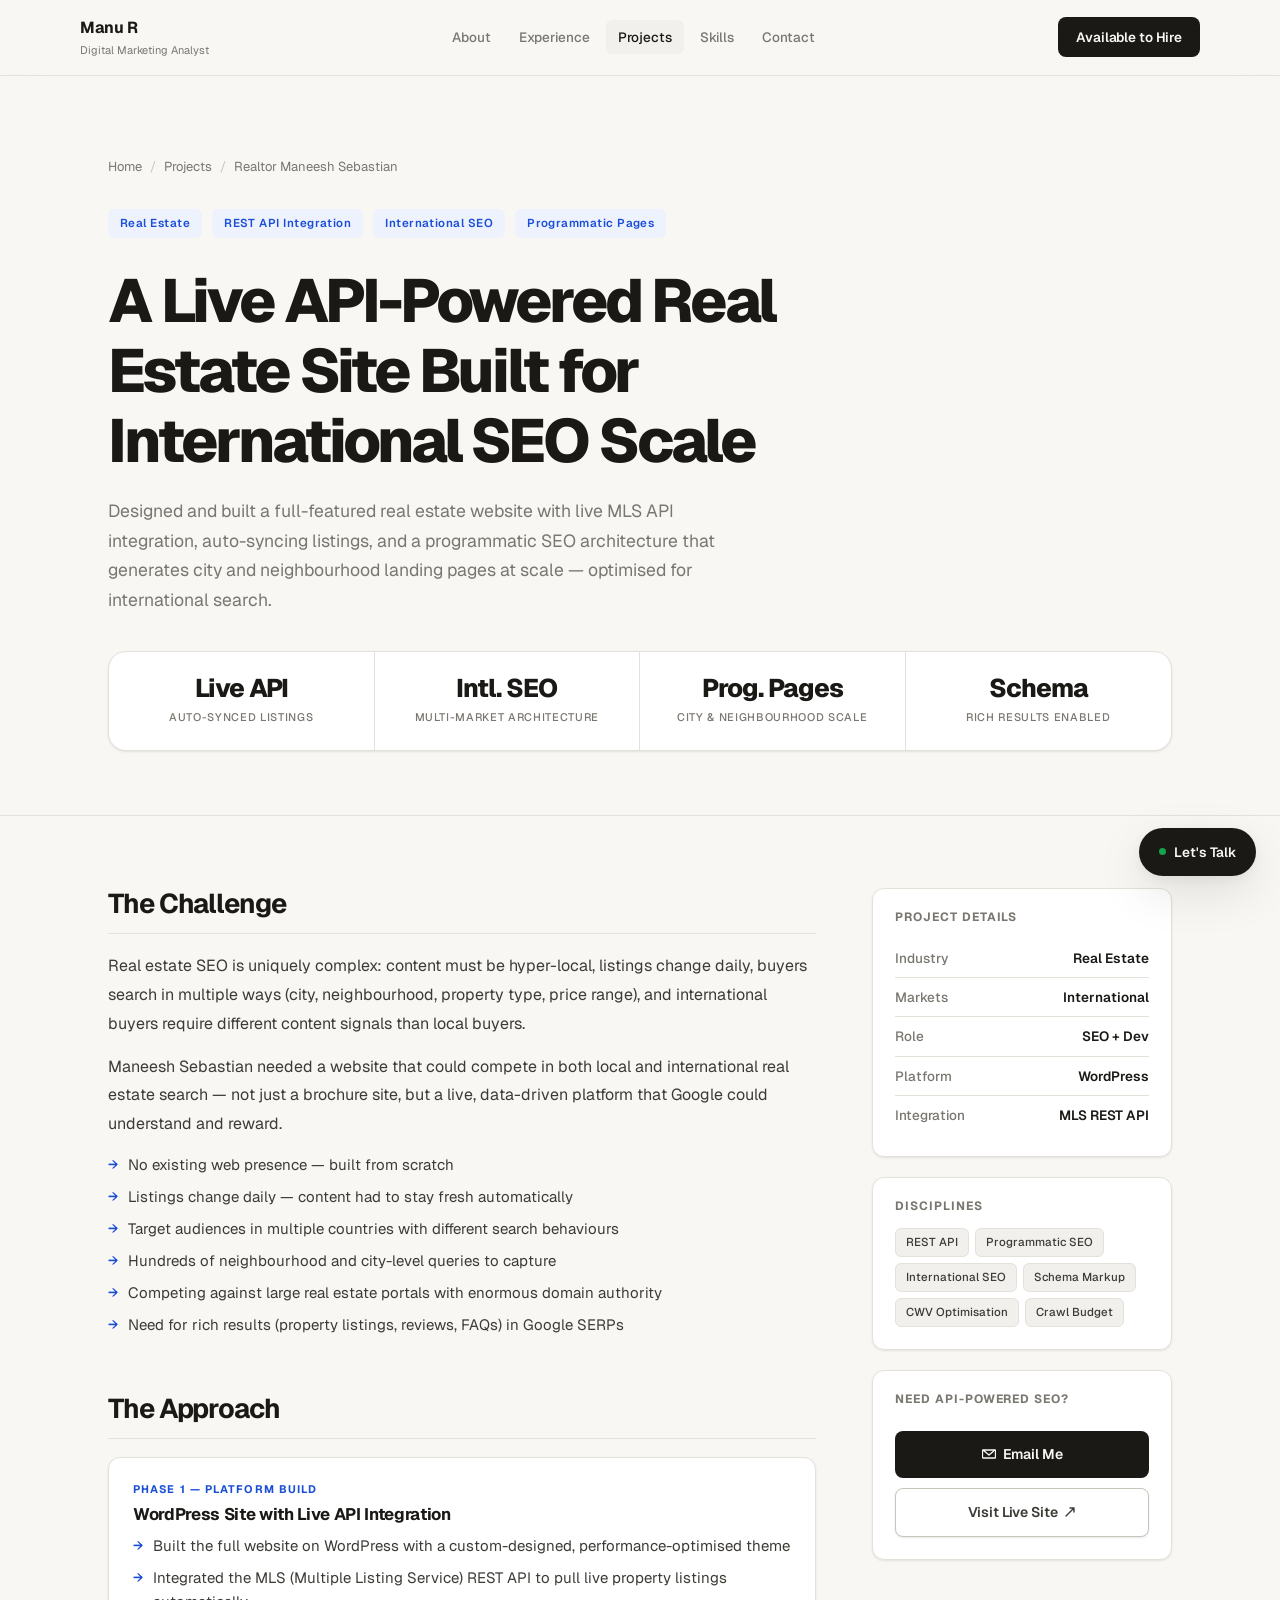
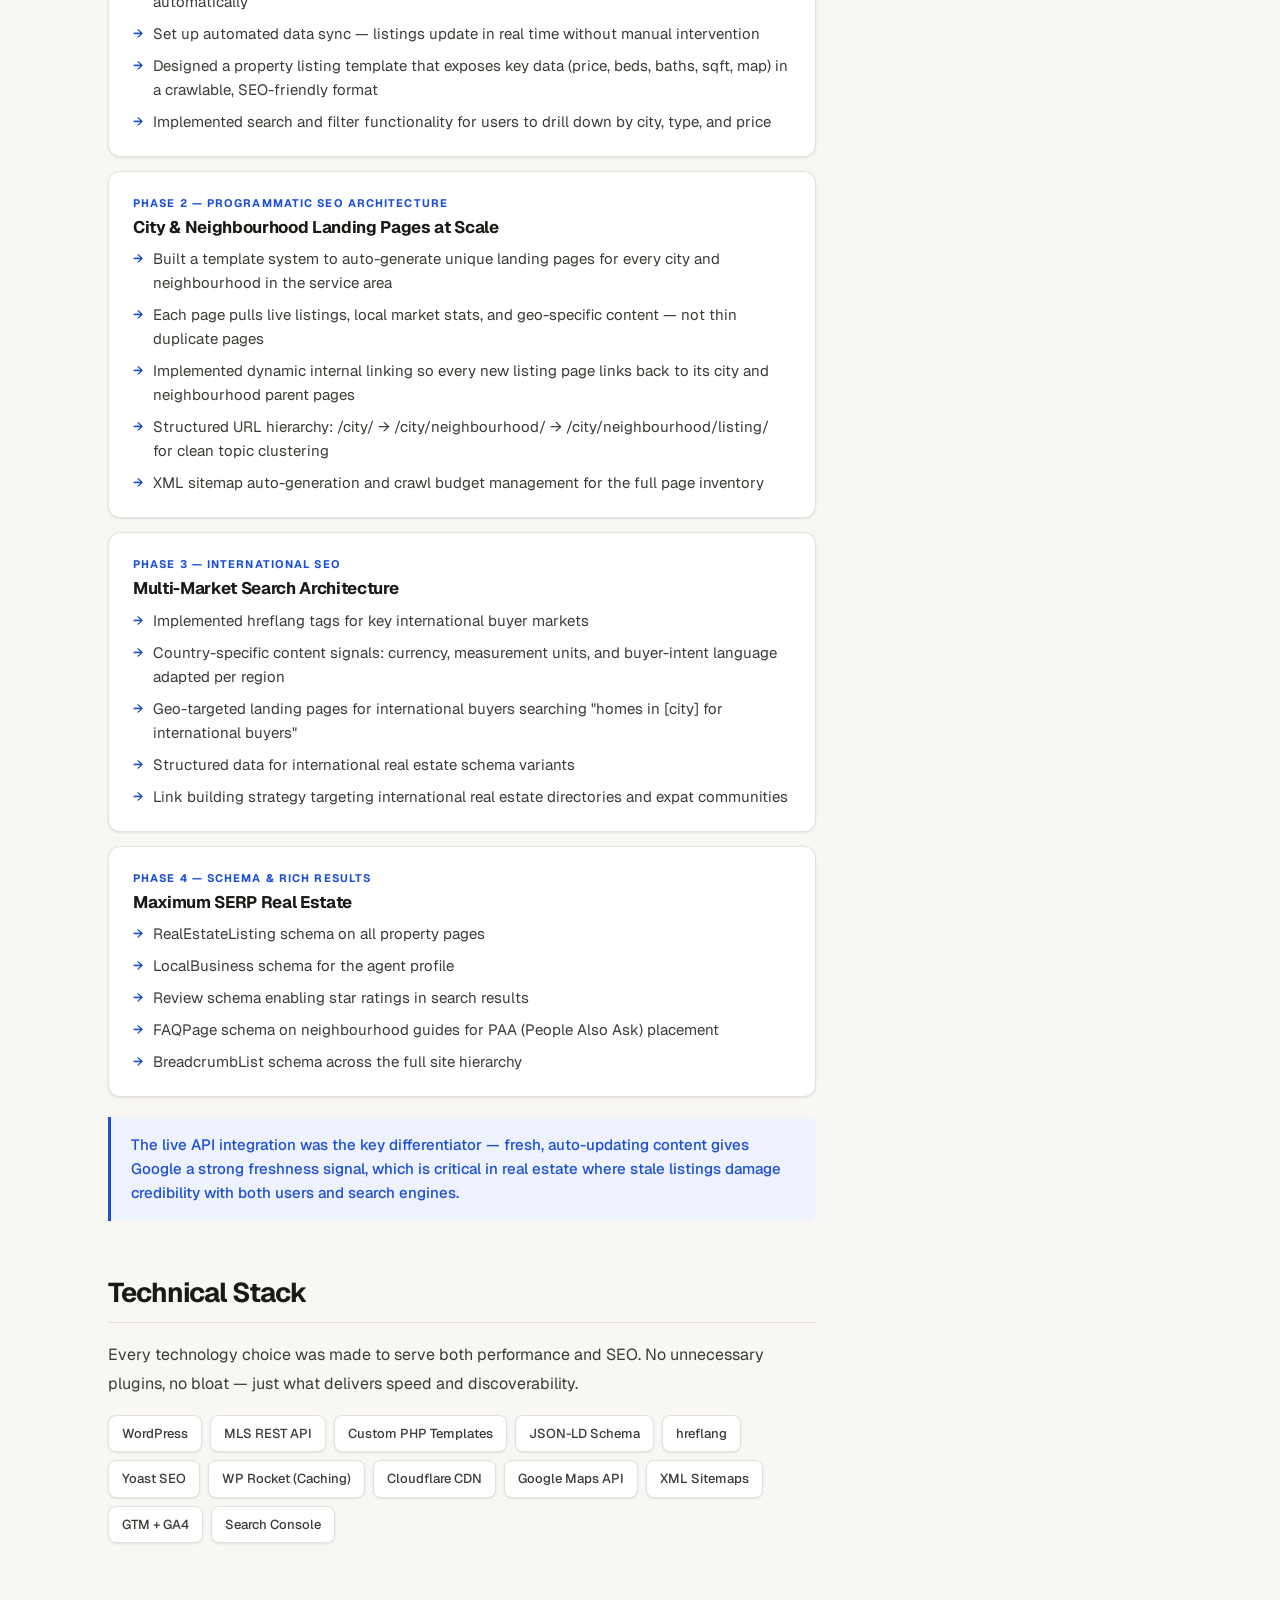
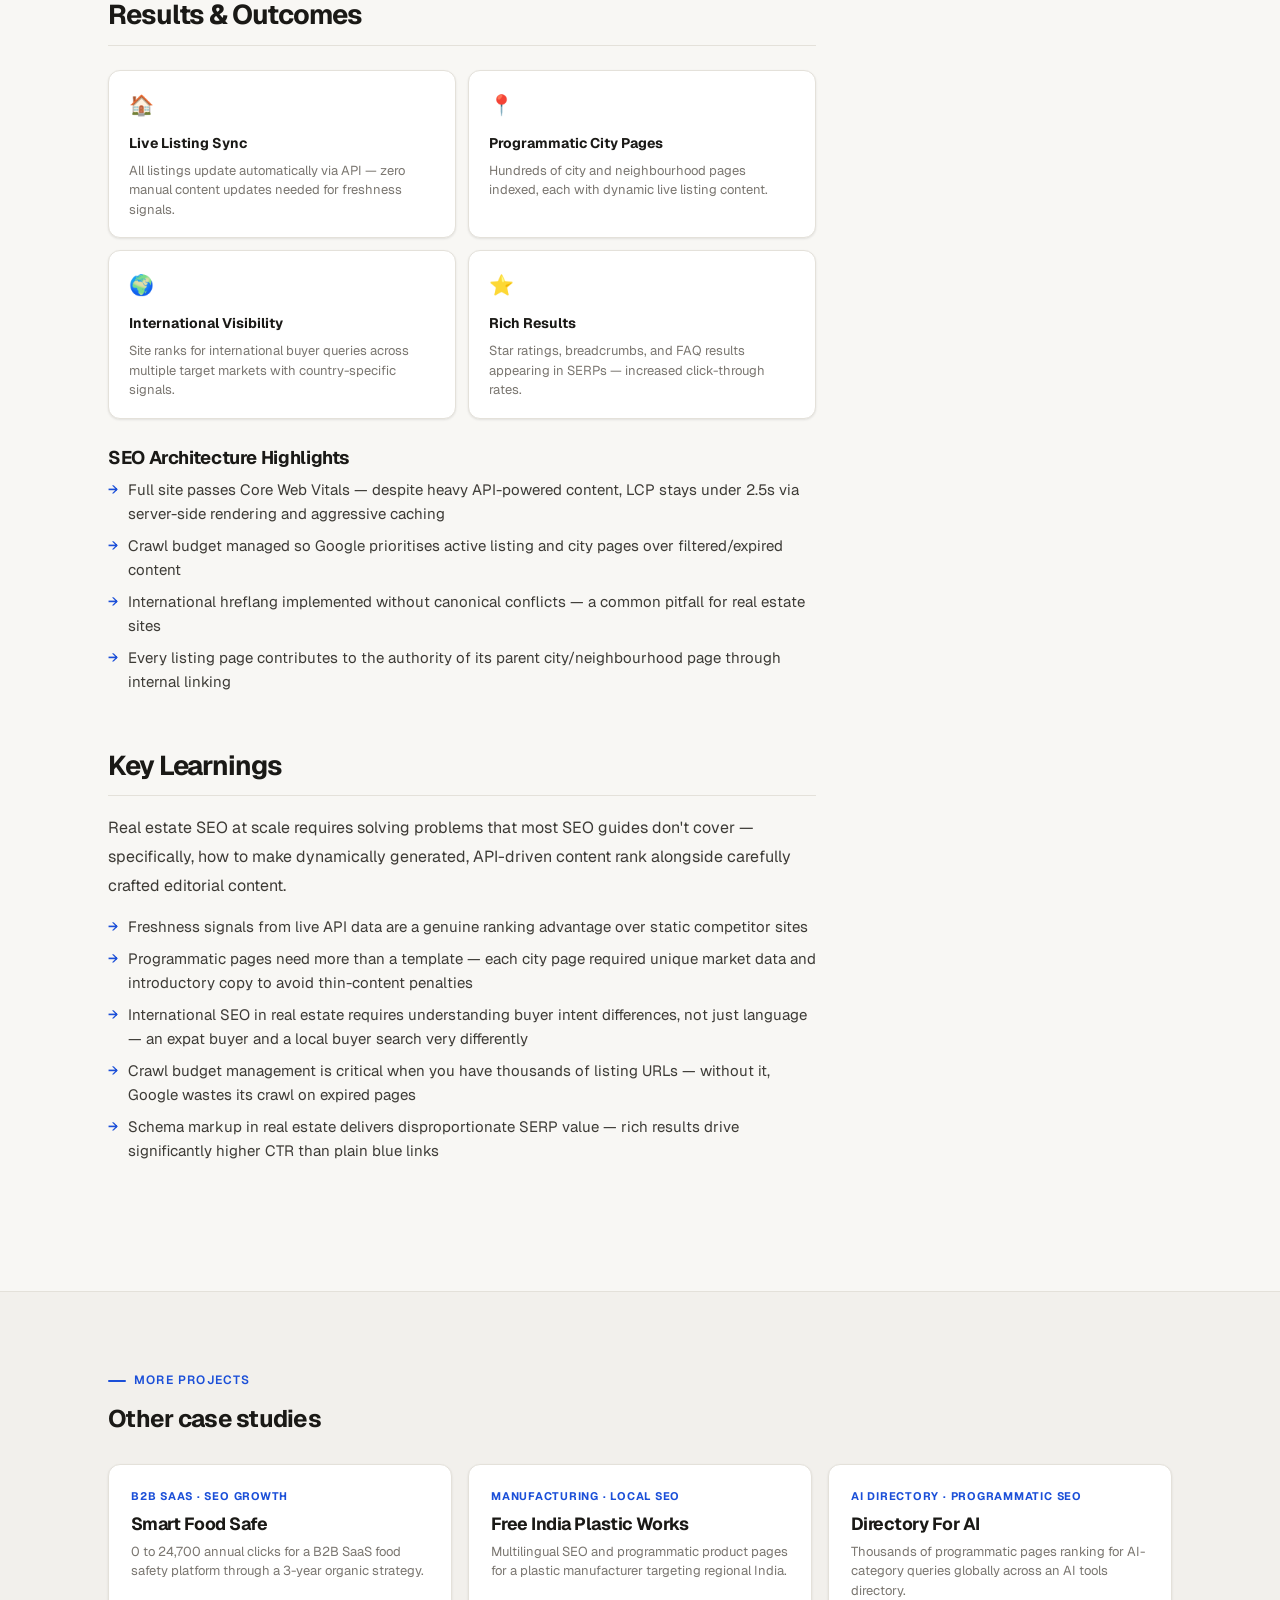
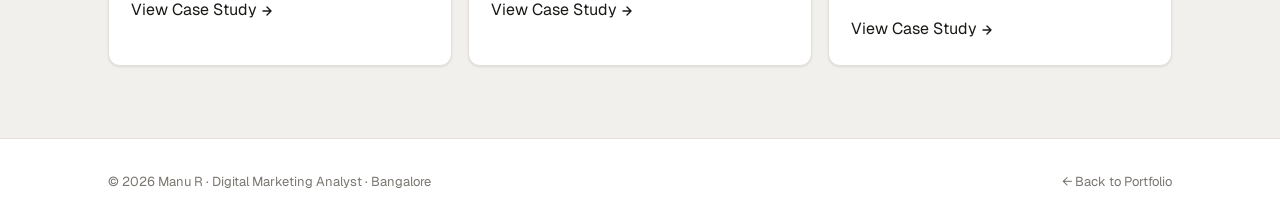
<file: projects/realtor-maneesh.html>
<!DOCTYPE html>
<html lang="en">
<head>
<meta charset="UTF-8"/>
<meta name="viewport" content="width=device-width,initial-scale=1"/>
<title>Realtor Maneesh Sebastian — SEO Case Study | Manu R</title>
<meta name="description" content="How Manu R built a live API-powered real estate website with international SEO architecture and programmatic city and neighbourhood landing pages for Realtor Maneesh Sebastian."/>
<link rel="preconnect" href="https://fonts.googleapis.com">
<link rel="preconnect" href="https://fonts.gstatic.com" crossorigin>
<link rel="stylesheet" href="../style.css"/>
<style>
.case-hero { padding: 80px 0 64px; border-bottom: 1px solid var(--border); }
.breadcrumb { display: flex; align-items: center; gap: 8px; font-size: 13px; color: var(--muted); margin-bottom: 32px; }
.breadcrumb a { color: var(--muted); transition: color .15s; }
.breadcrumb a:hover { color: var(--text); }
.breadcrumb-sep { color: var(--border-strong); }
.case-meta { display: flex; flex-wrap: wrap; gap: 10px; margin-bottom: 28px; }
.case-badge { font-size: 11.5px; font-weight: 600; padding: 5px 12px; border-radius: 6px; background: var(--accent-light); color: var(--accent); letter-spacing: .04em; }
.case-hero h1 { font-size: clamp(2.2rem,5vw,3.8rem); font-weight: 800; letter-spacing: -.05em; margin-bottom: 20px; max-width: 820px; }
.case-hero .subtitle { font-size: 1.1rem; color: var(--muted); max-width: 640px; line-height: 1.7; margin-bottom: 36px; }
.case-quick-stats { display: grid; grid-template-columns: repeat(4,1fr); gap: 0; background: var(--surface); border: 1px solid var(--border); border-radius: var(--radius-lg); overflow: hidden; box-shadow: var(--shadow-sm); }
.cqs-item { padding: 24px 20px; border-right: 1px solid var(--border); text-align: center; }
.cqs-item:last-child { border-right: none; }
.cqs-num { font-size: 1.6rem; font-weight: 800; letter-spacing: -.04em; color: var(--text); line-height: 1; }
.cqs-label { font-size: 11px; color: var(--muted); font-weight: 500; text-transform: uppercase; letter-spacing: .06em; margin-top: 6px; }
@media(max-width:600px){ .case-quick-stats{ grid-template-columns:repeat(2,1fr); } .cqs-item:nth-child(2){ border-right:none; } .cqs-item:nth-child(n+3){ border-top:1px solid var(--border); } }
.case-layout { display: grid; grid-template-columns: 1fr 300px; gap: 56px; padding: 72px 0; align-items: start; }
@media(max-width:900px){ .case-layout{ grid-template-columns:1fr; } }
.case-section { margin-bottom: 56px; }
.case-section h2 { font-size: 1.7rem; letter-spacing: -.04em; margin-bottom: 18px; padding-bottom: 14px; border-bottom: 1px solid var(--border); }
.case-section h3 { font-size: 1.15rem; font-weight: 700; letter-spacing: -.02em; margin: 28px 0 10px; }
.case-section p { color: var(--text-2); line-height: 1.8; margin-bottom: 14px; font-size: 1rem; }
.case-section p:last-child { margin-bottom: 0; }
.case-section ul { list-style: none; padding: 0; display: flex; flex-direction: column; gap: 8px; margin-bottom: 14px; }
.case-section ul li { display: flex; align-items: flex-start; gap: 10px; color: var(--text-2); font-size: 15px; line-height: 1.6; }
.case-section ul li::before { content: "→"; color: var(--accent); font-weight: 600; font-size: 13px; flex-shrink: 0; margin-top: 2px; }
.callout { background: var(--accent-light); border-left: 3px solid var(--accent); border-radius: 0 var(--radius-sm) var(--radius-sm) 0; padding: 16px 20px; margin: 20px 0; font-size: 15px; color: var(--accent); font-weight: 500; line-height: 1.6; }
.phase-block { background: var(--surface); border: 1px solid var(--border); border-radius: var(--radius); padding: 22px 24px; margin-bottom: 14px; box-shadow: var(--shadow-sm); }
.phase-block .phase-num { font-size: 11px; font-weight: 700; color: var(--accent); letter-spacing: .1em; text-transform: uppercase; margin-bottom: 6px; }
.phase-block h4 { font-size: 1.05rem; font-weight: 700; margin-bottom: 10px; letter-spacing: -.02em; }
.phase-block ul { margin-bottom: 0; }
.outcome-grid { display: grid; grid-template-columns: repeat(2,1fr); gap: 12px; margin: 24px 0; }
.outcome-card { background: var(--surface); border: 1px solid var(--border); border-radius: var(--radius); padding: 18px 20px; box-shadow: var(--shadow-sm); }
.outcome-card .oc-icon { font-size: 20px; margin-bottom: 10px; }
.outcome-card .oc-title { font-size: 14px; font-weight: 700; margin-bottom: 6px; color: var(--text); }
.outcome-card .oc-body { font-size: 13px; color: var(--muted); line-height: 1.5; }
.tech-stack { display: flex; flex-wrap: wrap; gap: 8px; margin: 16px 0; }
.tech-pill { display: inline-flex; align-items: center; gap: 6px; font-size: 13px; padding: 7px 13px; border-radius: var(--radius-sm); background: var(--surface); border: 1px solid var(--border); color: var(--text-2); font-weight: 500; box-shadow: var(--shadow-sm); }
.case-sidebar { position: sticky; top: 88px; display: flex; flex-direction: column; gap: 20px; }
.sidebar-card { background: var(--surface); border: 1px solid var(--border); border-radius: var(--radius); padding: 22px; box-shadow: var(--shadow-sm); }
.sidebar-card h5 { font-size: 12px; font-weight: 700; color: var(--muted); text-transform: uppercase; letter-spacing: .08em; margin-bottom: 14px; }
.sidebar-card .sc-row { display: flex; justify-content: space-between; align-items: baseline; padding: 8px 0; border-bottom: 1px solid var(--border); font-size: 13.5px; }
.sidebar-card .sc-row:last-child { border-bottom: none; }
.sidebar-card .sc-key { color: var(--muted); font-weight: 500; }
.sidebar-card .sc-val { font-weight: 600; color: var(--text); }
.sidebar-cta { display: flex; flex-direction: column; gap: 10px; }
.more-projects { padding: 72px 0; background: var(--bg-2); border-top: 1px solid var(--border); }
.more-grid { display: grid; grid-template-columns: repeat(3,1fr); gap: 16px; margin-top: 32px; }
@media(max-width:700px){ .more-grid{ grid-template-columns:1fr; } }
.more-card { background: var(--surface); border: 1px solid var(--border); border-radius: var(--radius); padding: 22px; transition: box-shadow .2s, transform .2s; box-shadow: var(--shadow-sm); }
.more-card:hover { box-shadow: var(--shadow-md); transform: translateY(-3px); }
.more-card .mc-type { font-size: 11px; font-weight: 700; color: var(--accent); letter-spacing: .07em; text-transform: uppercase; margin-bottom: 8px; }
.more-card h4 { font-size: 1.1rem; font-weight: 700; letter-spacing: -.03em; margin-bottom: 8px; }
.more-card p { font-size: 13px; color: var(--muted); line-height: 1.5; margin-bottom: 16px; }
.more-card a { font-size: 13px; font-weight: 600; color: var(--accent); display: inline-flex; align-items: center; gap: 5px; }
</style>
</head>
<body>

<nav class="nav">
  <div class="container nav-inner">
    <a href="/" class="logo">
     
      <span class="logo-text">Manu R<small>Digital Marketing Analyst</small></span>
    </a>
    <div class="nav-links" id="navLinks">
      <a href="/#about">About</a>
      <a href="/#experience">Experience</a>
      <a href="/#projects" class="active">Projects</a>
      <a href="/#skills">Skills</a>
      <a href="/#contact">Contact</a>
    </div>
    <a href="mailto:manu.nayyar.r@gmail.com" class="nav-cta">Available to Hire</a>
    <button class="menu-btn" id="menuBtn" aria-label="Menu">
      <svg width="20" height="20" viewBox="0 0 20 20" fill="none"><path d="M3 5h14M3 10h14M3 15h14" stroke="currentColor" stroke-width="1.6" stroke-linecap="round"/></svg>
    </button>
  </div>
</nav>

<!-- HERO -->
<header class="case-hero">
  <div class="container">
    <div class="breadcrumb">
      <a href="/">Home</a><span class="breadcrumb-sep">/</span>
      <a href="/#projects">Projects</a><span class="breadcrumb-sep">/</span>
      <span>Realtor Maneesh Sebastian</span>
    </div>
    <div class="case-meta">
      <span class="case-badge">Real Estate</span>
      <span class="case-badge">REST API Integration</span>
      <span class="case-badge">International SEO</span>
      <span class="case-badge">Programmatic Pages</span>
    </div>
    <h1>A Live API-Powered Real Estate Site Built for International SEO Scale</h1>
    <p class="subtitle">Designed and built a full-featured real estate website with live MLS API integration, auto-syncing listings, and a programmatic SEO architecture that generates city and neighbourhood landing pages at scale — optimised for international search.</p>
    <div class="case-quick-stats">
      <div class="cqs-item"><div class="cqs-num">Live API</div><div class="cqs-label">Auto-Synced Listings</div></div>
      <div class="cqs-item"><div class="cqs-num">Intl. SEO</div><div class="cqs-label">Multi-Market Architecture</div></div>
      <div class="cqs-item"><div class="cqs-num">Prog. Pages</div><div class="cqs-label">City & Neighbourhood Scale</div></div>
      <div class="cqs-item"><div class="cqs-num">Schema</div><div class="cqs-label">Rich Results Enabled</div></div>
    </div>
  </div>
</header>

<!-- BODY -->
<div class="container">
  <div class="case-layout">
    <main class="case-body">

      <div class="case-section reveal">
        <h2>The Challenge</h2>
        <p>Real estate SEO is uniquely complex: content must be hyper-local, listings change daily, buyers search in multiple ways (city, neighbourhood, property type, price range), and international buyers require different content signals than local buyers.</p>
        <p>Maneesh Sebastian needed a website that could compete in both local and international real estate search — not just a brochure site, but a live, data-driven platform that Google could understand and reward.</p>
        <ul>
          <li>No existing web presence — built from scratch</li>
          <li>Listings change daily — content had to stay fresh automatically</li>
          <li>Target audiences in multiple countries with different search behaviours</li>
          <li>Hundreds of neighbourhood and city-level queries to capture</li>
          <li>Competing against large real estate portals with enormous domain authority</li>
          <li>Need for rich results (property listings, reviews, FAQs) in Google SERPs</li>
        </ul>
      </div>

      <div class="case-section reveal">
        <h2>The Approach</h2>

        <div class="phase-block">
          <div class="phase-num">Phase 1 — Platform Build</div>
          <h4>WordPress Site with Live API Integration</h4>
          <ul>
            <li>Built the full website on WordPress with a custom-designed, performance-optimised theme</li>
            <li>Integrated the MLS (Multiple Listing Service) REST API to pull live property listings automatically</li>
            <li>Set up automated data sync — listings update in real time without manual intervention</li>
            <li>Designed a property listing template that exposes key data (price, beds, baths, sqft, map) in a crawlable, SEO-friendly format</li>
            <li>Implemented search and filter functionality for users to drill down by city, type, and price</li>
          </ul>
        </div>

        <div class="phase-block">
          <div class="phase-num">Phase 2 — Programmatic SEO Architecture</div>
          <h4>City &amp; Neighbourhood Landing Pages at Scale</h4>
          <ul>
            <li>Built a template system to auto-generate unique landing pages for every city and neighbourhood in the service area</li>
            <li>Each page pulls live listings, local market stats, and geo-specific content — not thin duplicate pages</li>
            <li>Implemented dynamic internal linking so every new listing page links back to its city and neighbourhood parent pages</li>
            <li>Structured URL hierarchy: /city/ → /city/neighbourhood/ → /city/neighbourhood/listing/ for clean topic clustering</li>
            <li>XML sitemap auto-generation and crawl budget management for the full page inventory</li>
          </ul>
        </div>

        <div class="phase-block">
          <div class="phase-num">Phase 3 — International SEO</div>
          <h4>Multi-Market Search Architecture</h4>
          <ul>
            <li>Implemented hreflang tags for key international buyer markets</li>
            <li>Country-specific content signals: currency, measurement units, and buyer-intent language adapted per region</li>
            <li>Geo-targeted landing pages for international buyers searching "homes in [city] for international buyers"</li>
            <li>Structured data for international real estate schema variants</li>
            <li>Link building strategy targeting international real estate directories and expat communities</li>
          </ul>
        </div>

        <div class="phase-block">
          <div class="phase-num">Phase 4 — Schema &amp; Rich Results</div>
          <h4>Maximum SERP Real Estate</h4>
          <ul>
            <li>RealEstateListing schema on all property pages</li>
            <li>LocalBusiness schema for the agent profile</li>
            <li>Review schema enabling star ratings in search results</li>
            <li>FAQPage schema on neighbourhood guides for PAA (People Also Ask) placement</li>
            <li>BreadcrumbList schema across the full site hierarchy</li>
          </ul>
        </div>

        <div class="callout">
          The live API integration was the key differentiator — fresh, auto-updating content gives Google a strong freshness signal, which is critical in real estate where stale listings damage credibility with both users and search engines.
        </div>
      </div>

      <div class="case-section reveal">
        <h2>Technical Stack</h2>
        <p>Every technology choice was made to serve both performance and SEO. No unnecessary plugins, no bloat — just what delivers speed and discoverability.</p>
        <div class="tech-stack">
          <span class="tech-pill">WordPress</span>
          <span class="tech-pill">MLS REST API</span>
          <span class="tech-pill">Custom PHP Templates</span>
          <span class="tech-pill">JSON-LD Schema</span>
          <span class="tech-pill">hreflang</span>
          <span class="tech-pill">Yoast SEO</span>
          <span class="tech-pill">WP Rocket (Caching)</span>
          <span class="tech-pill">Cloudflare CDN</span>
          <span class="tech-pill">Google Maps API</span>
          <span class="tech-pill">XML Sitemaps</span>
          <span class="tech-pill">GTM + GA4</span>
          <span class="tech-pill">Search Console</span>
        </div>
      </div>

      <div class="case-section reveal">
        <h2>Results &amp; Outcomes</h2>
        <div class="outcome-grid">
          <div class="outcome-card">
            <div class="oc-icon">🏠</div>
            <div class="oc-title">Live Listing Sync</div>
            <div class="oc-body">All listings update automatically via API — zero manual content updates needed for freshness signals.</div>
          </div>
          <div class="outcome-card">
            <div class="oc-icon">📍</div>
            <div class="oc-title">Programmatic City Pages</div>
            <div class="oc-body">Hundreds of city and neighbourhood pages indexed, each with dynamic live listing content.</div>
          </div>
          <div class="outcome-card">
            <div class="oc-icon">🌍</div>
            <div class="oc-title">International Visibility</div>
            <div class="oc-body">Site ranks for international buyer queries across multiple target markets with country-specific signals.</div>
          </div>
          <div class="outcome-card">
            <div class="oc-icon">⭐</div>
            <div class="oc-title">Rich Results</div>
            <div class="oc-body">Star ratings, breadcrumbs, and FAQ results appearing in SERPs — increased click-through rates.</div>
          </div>
        </div>

        <h3>SEO Architecture Highlights</h3>
        <ul>
          <li>Full site passes Core Web Vitals — despite heavy API-powered content, LCP stays under 2.5s via server-side rendering and aggressive caching</li>
          <li>Crawl budget managed so Google prioritises active listing and city pages over filtered/expired content</li>
          <li>International hreflang implemented without canonical conflicts — a common pitfall for real estate sites</li>
          <li>Every listing page contributes to the authority of its parent city/neighbourhood page through internal linking</li>
        </ul>
      </div>

      <div class="case-section reveal">
        <h2>Key Learnings</h2>
        <p>Real estate SEO at scale requires solving problems that most SEO guides don't cover — specifically, how to make dynamically generated, API-driven content rank alongside carefully crafted editorial content.</p>
        <ul>
          <li>Freshness signals from live API data are a genuine ranking advantage over static competitor sites</li>
          <li>Programmatic pages need more than a template — each city page required unique market data and introductory copy to avoid thin-content penalties</li>
          <li>International SEO in real estate requires understanding buyer intent differences, not just language — an expat buyer and a local buyer search very differently</li>
          <li>Crawl budget management is critical when you have thousands of listing URLs — without it, Google wastes its crawl on expired pages</li>
          <li>Schema markup in real estate delivers disproportionate SERP value — rich results drive significantly higher CTR than plain blue links</li>
        </ul>
      </div>

    </main>

    <!-- SIDEBAR -->
    <aside class="case-sidebar">
      <div class="sidebar-card">
        <h5>Project Details</h5>
        <div class="sc-row"><span class="sc-key">Industry</span><span class="sc-val">Real Estate</span></div>
        <div class="sc-row"><span class="sc-key">Markets</span><span class="sc-val">International</span></div>
        <div class="sc-row"><span class="sc-key">Role</span><span class="sc-val">SEO + Dev</span></div>
        <div class="sc-row"><span class="sc-key">Platform</span><span class="sc-val">WordPress</span></div>
        <div class="sc-row"><span class="sc-key">Integration</span><span class="sc-val">MLS REST API</span></div>
      </div>
      <div class="sidebar-card">
        <h5>Disciplines</h5>
        <div class="tags">
          <span class="tag-chip">REST API</span>
          <span class="tag-chip">Programmatic SEO</span>
          <span class="tag-chip">International SEO</span>
          <span class="tag-chip">Schema Markup</span>
          <span class="tag-chip">CWV Optimisation</span>
          <span class="tag-chip">Crawl Budget</span>
        </div>
      </div>
      <div class="sidebar-card sidebar-cta">
        <h5>Need API-powered SEO?</h5>
        <a href="mailto:manu.nayyar.r@gmail.com" class="btn btn-primary" style="justify-content:center">
          <svg width="14" height="14" viewBox="0 0 14 14" fill="none"><path d="M1 3h12a.5.5 0 01.5.5v7a.5.5 0 01-.5.5H1a.5.5 0 01-.5-.5v-7A.5.5 0 011 3zm0 0l6 5 6-5" stroke="currentColor" stroke-width="1.3" stroke-linecap="round" stroke-linejoin="round"/></svg>
          Email Me
        </a>
        <a href="https://realtormaneeshsebastian.com" target="_blank" rel="noopener" class="btn btn-secondary" style="justify-content:center">
          Visit Live Site
          <svg width="12" height="12" viewBox="0 0 12 12" fill="none"><path d="M2 10L10 2M10 2H6M10 2v4" stroke="currentColor" stroke-width="1.4" stroke-linecap="round" stroke-linejoin="round"/></svg>
        </a>
      </div>
    </aside>
  </div>
</div>

<!-- MORE PROJECTS -->
<section class="more-projects">
  <div class="container">
    <div class="section-label">More Projects</div>
    <h2>Other case studies</h2>
    <div class="more-grid">
      <a class="more-card" href="smart-food-safe.html">
        <div class="mc-type">B2B SaaS · SEO Growth</div>
        <h4>Smart Food Safe</h4>
        <p>0 to 24,700 annual clicks for a B2B SaaS food safety platform through a 3-year organic strategy.</p>
        <span>View Case Study <svg width="12" height="12" viewBox="0 0 12 12" fill="none" style="vertical-align:middle"><path d="M2 6h8M6 2l4 4-4 4" stroke="currentColor" stroke-width="1.4" stroke-linecap="round" stroke-linejoin="round"/></svg></span>
      </a>
      <a class="more-card" href="free-india-plastic.html">
        <div class="mc-type">Manufacturing · Local SEO</div>
        <h4>Free India Plastic Works</h4>
        <p>Multilingual SEO and programmatic product pages for a plastic manufacturer targeting regional India.</p>
        <span>View Case Study <svg width="12" height="12" viewBox="0 0 12 12" fill="none" style="vertical-align:middle"><path d="M2 6h8M6 2l4 4-4 4" stroke="currentColor" stroke-width="1.4" stroke-linecap="round" stroke-linejoin="round"/></svg></span>
      </a>
      <a class="more-card" href="directory-for-ai.html">
        <div class="mc-type">AI Directory · Programmatic SEO</div>
        <h4>Directory For AI</h4>
        <p>Thousands of programmatic pages ranking for AI-category queries globally across an AI tools directory.</p>
        <span>View Case Study <svg width="12" height="12" viewBox="0 0 12 12" fill="none" style="vertical-align:middle"><path d="M2 6h8M6 2l4 4-4 4" stroke="currentColor" stroke-width="1.4" stroke-linecap="round" stroke-linejoin="round"/></svg></span>
      </a>
    </div>
  </div>
</section>

<footer>
  <div class="container footer-inner">
    <div>© <span id="yr"></span> Manu R · Digital Marketing Analyst · Bangalore</div>
    <a href="/">← Back to Portfolio</a>
  </div>
</footer>

<a href="mailto:manu.nayyar.r@gmail.com" class="float-cta">
  <span class="float-dot"></span> Let's Talk
</a>

<script src="../script.js"></script>
</body>
</html>
</file>
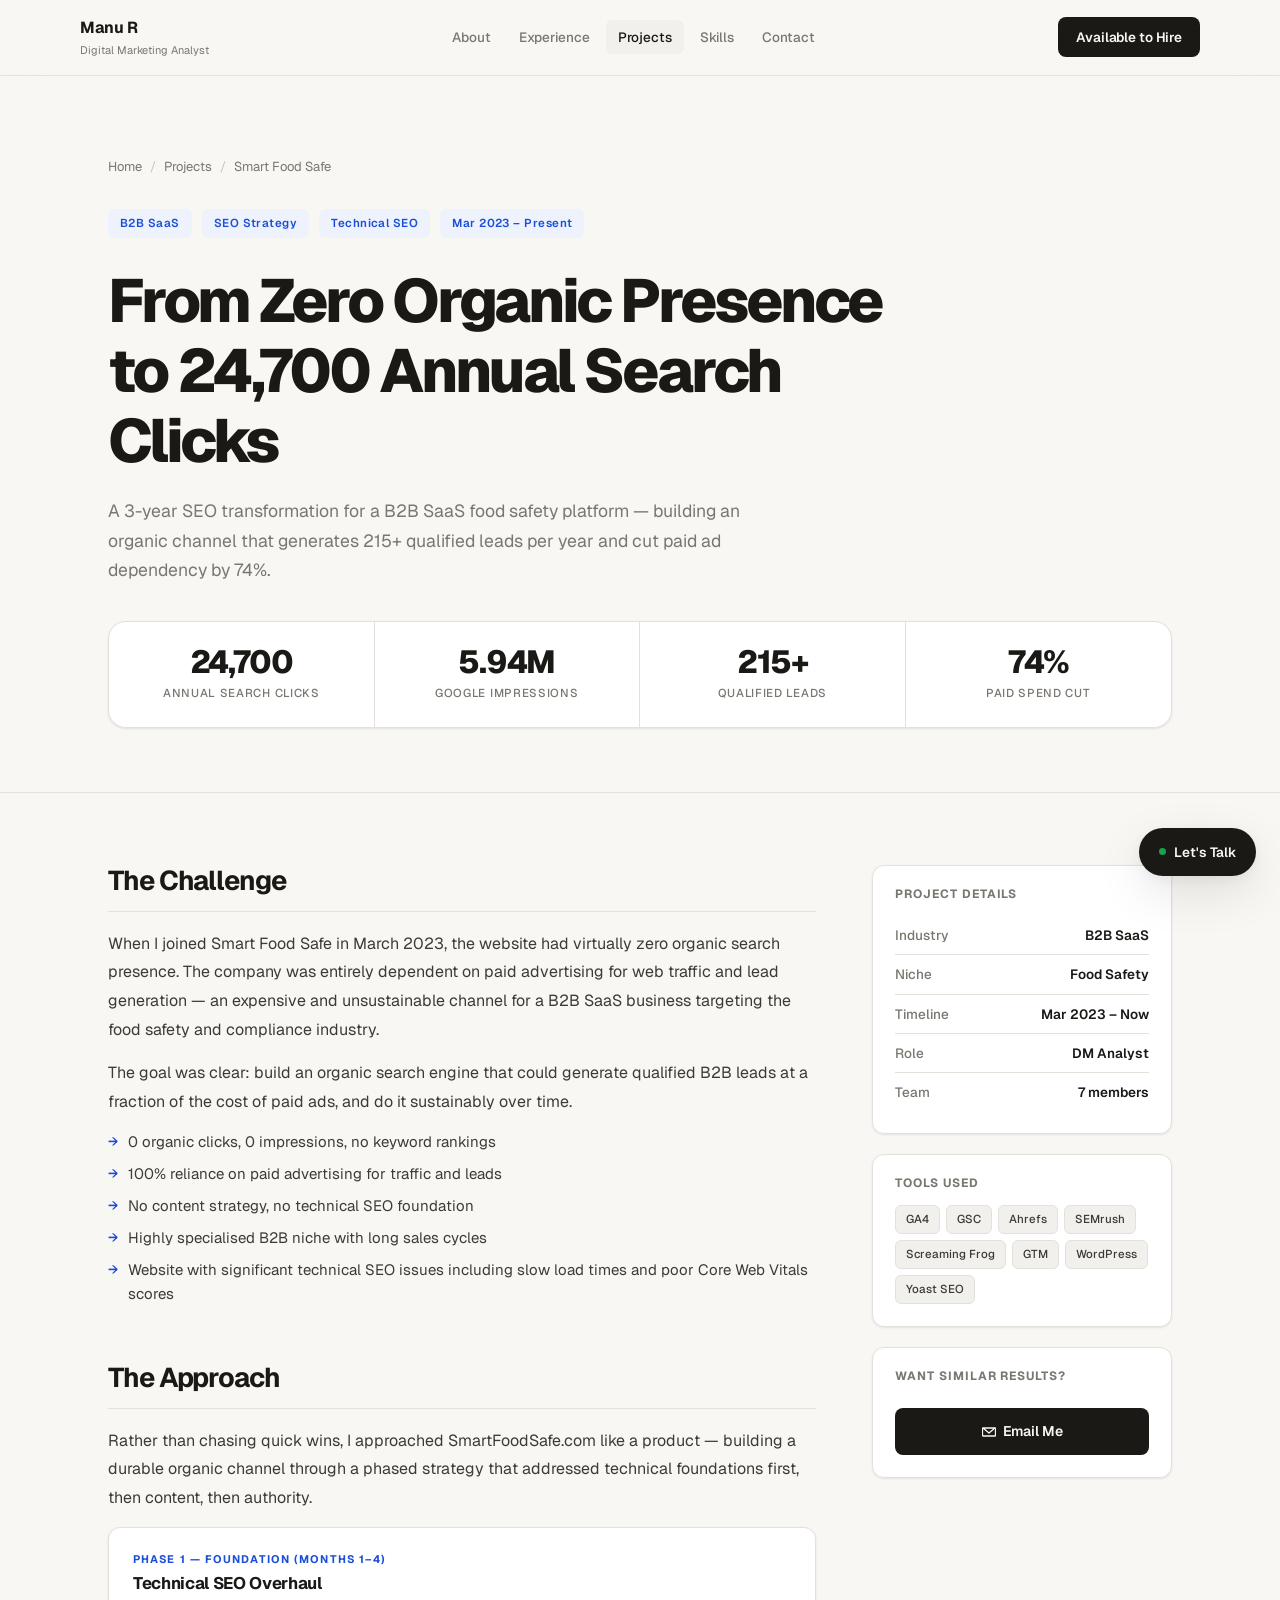
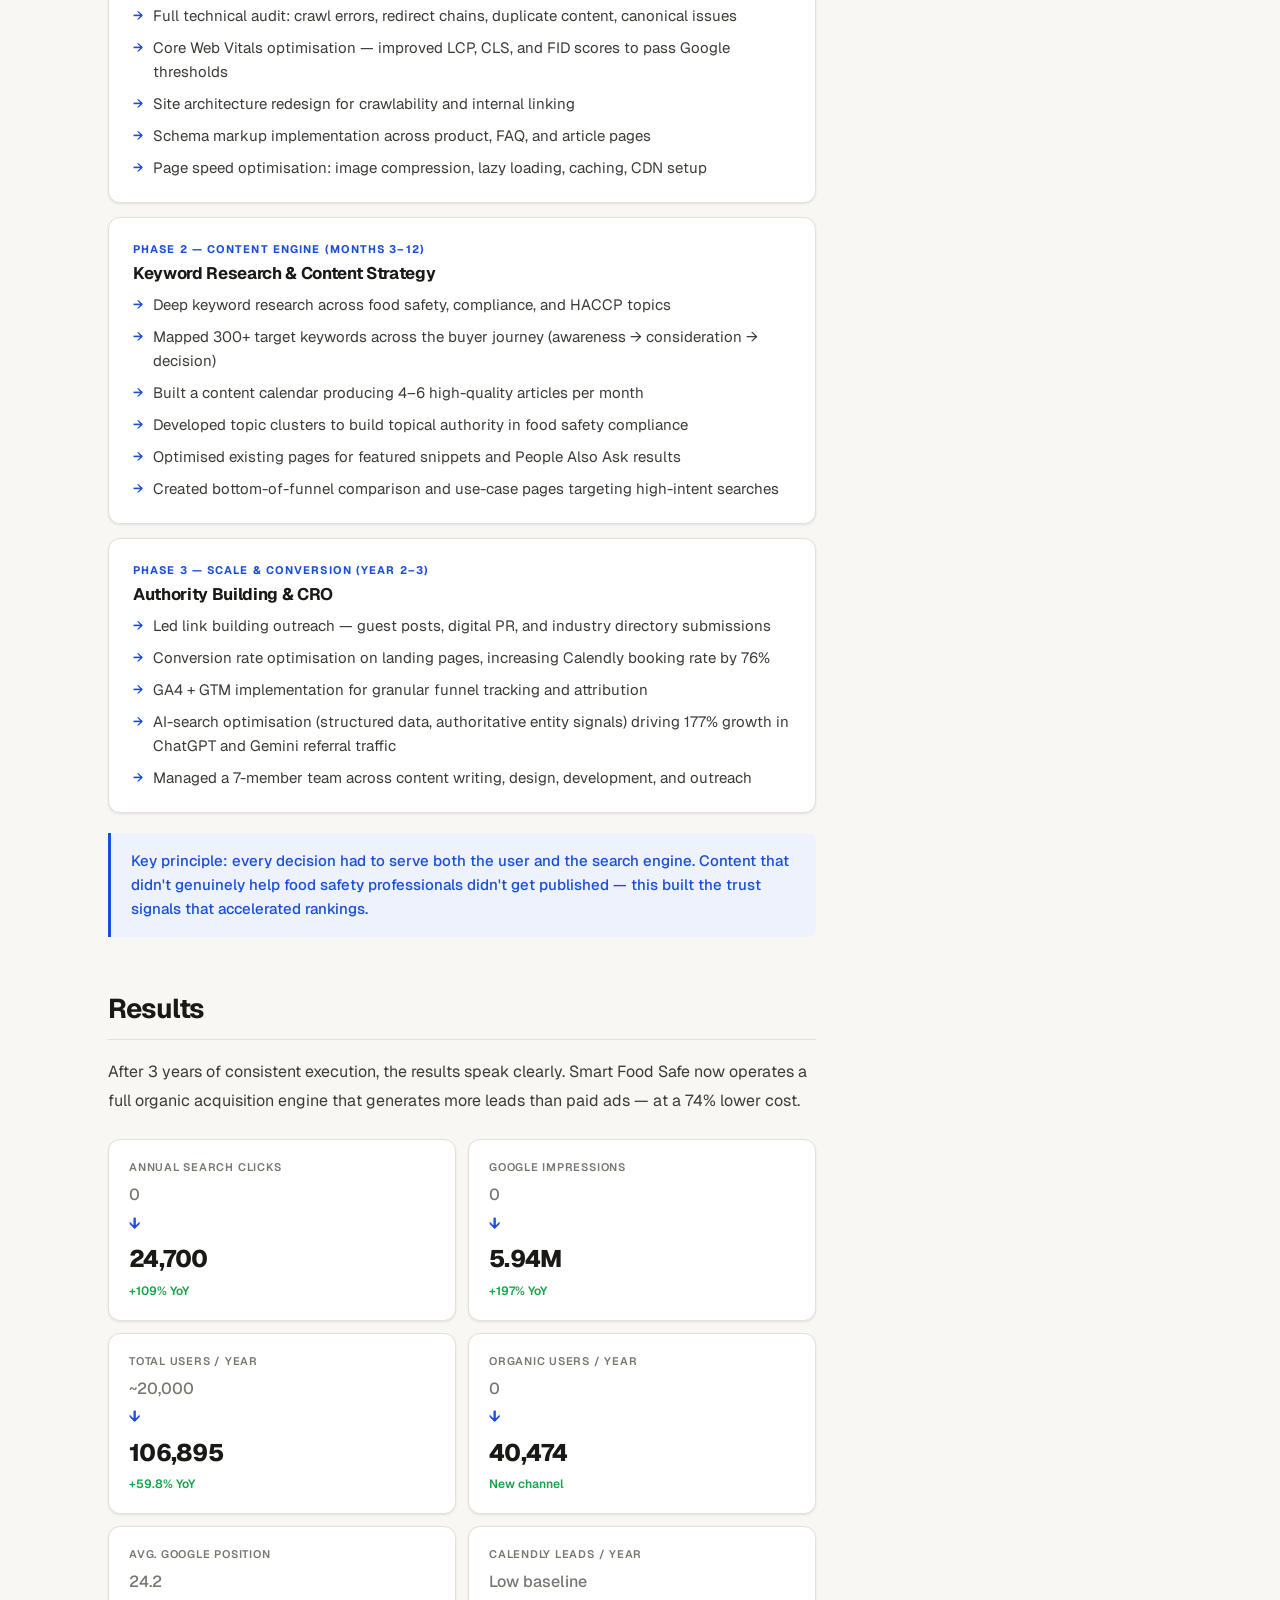
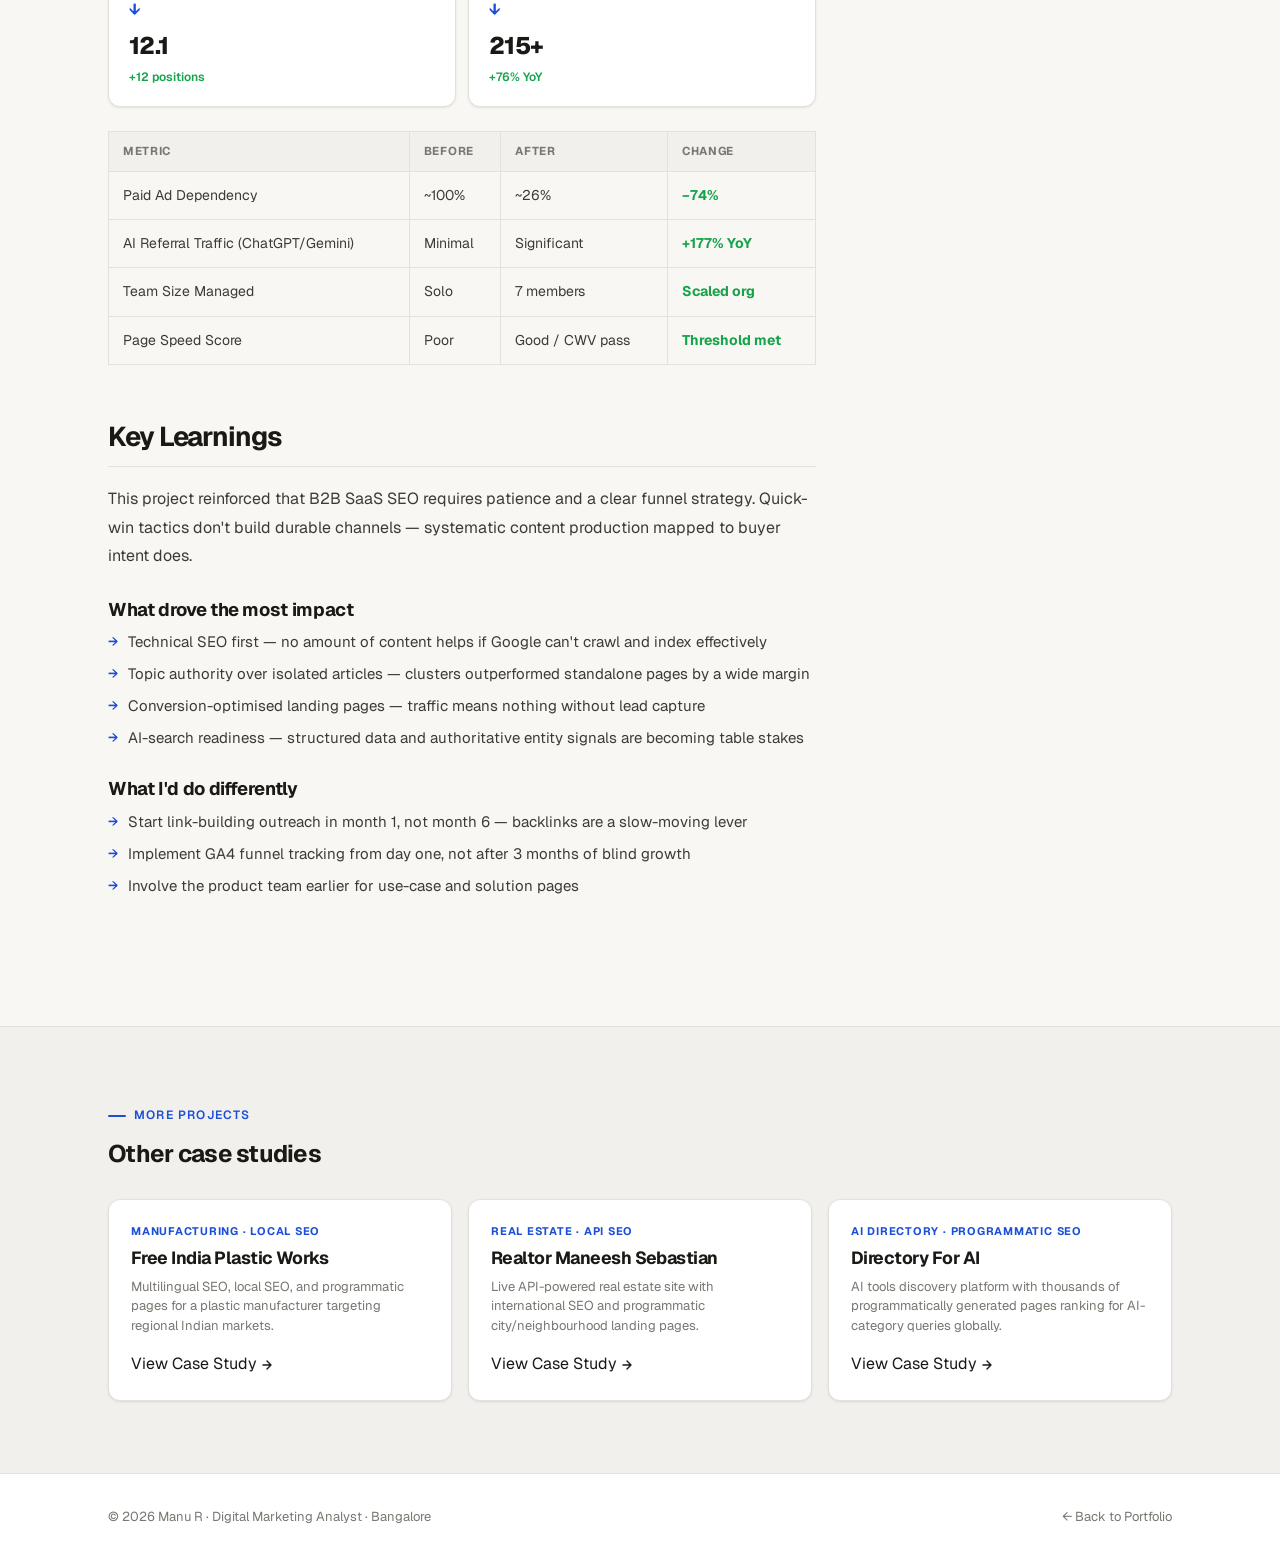
<file: projects/smart-food-safe.html>
<!DOCTYPE html>
<html lang="en">
<head>
<meta charset="UTF-8"/>
<meta name="viewport" content="width=device-width,initial-scale=1"/>
<title>Smart Food Safe — SEO Case Study | Manu R</title>
<meta name="description" content="How Manu R grew SmartFoodSafe.com from 0 to 24,700 annual search clicks, 5.94M impressions, and 215+ qualified leads through a 3-year B2B SaaS SEO strategy."/>
<link rel="preconnect" href="https://fonts.googleapis.com">
<link rel="preconnect" href="https://fonts.gstatic.com" crossorigin>
<link rel="stylesheet" href="../style.css"/>
<style>
/* ── CASE STUDY STYLES ── */
.case-hero { padding: 80px 0 64px; border-bottom: 1px solid var(--border); }
.breadcrumb { display: flex; align-items: center; gap: 8px; font-size: 13px; color: var(--muted); margin-bottom: 32px; }
.breadcrumb a { color: var(--muted); transition: color .15s; }
.breadcrumb a:hover { color: var(--text); }
.breadcrumb-sep { color: var(--border-strong); }
.case-meta { display: flex; flex-wrap: wrap; gap: 10px; margin-bottom: 28px; }
.case-badge {
  font-size: 11.5px; font-weight: 600; padding: 5px 12px; border-radius: 6px;
  background: var(--accent-light); color: var(--accent); letter-spacing: .04em;
}
.case-hero h1 { font-size: clamp(2.2rem,5vw,3.8rem); font-weight: 800; letter-spacing: -.05em; margin-bottom: 20px; max-width: 820px; }
.case-hero .subtitle { font-size: 1.1rem; color: var(--muted); max-width: 640px; line-height: 1.7; margin-bottom: 36px; }
.case-quick-stats {
  display: grid; grid-template-columns: repeat(4,1fr); gap: 0;
  background: var(--surface); border: 1px solid var(--border);
  border-radius: var(--radius-lg); overflow: hidden;
  box-shadow: var(--shadow-sm);
}
.cqs-item {
  padding: 24px 20px; border-right: 1px solid var(--border);
  text-align: center;
}
.cqs-item:last-child { border-right: none; }
.cqs-num { font-size: 2rem; font-weight: 800; letter-spacing: -.04em; color: var(--text); line-height: 1; }
.cqs-label { font-size: 11.5px; color: var(--muted); font-weight: 500; text-transform: uppercase; letter-spacing: .06em; margin-top: 6px; }
@media(max-width:600px){
  .case-quick-stats { grid-template-columns: repeat(2,1fr); }
  .cqs-item:nth-child(2) { border-right: none; }
  .cqs-item:nth-child(3) { border-right: 1px solid var(--border); border-top: 1px solid var(--border); }
  .cqs-item:nth-child(4) { border-top: 1px solid var(--border); }
}

/* CONTENT */
.case-layout { display: grid; grid-template-columns: 1fr 300px; gap: 56px; padding: 72px 0; align-items: start; }
@media(max-width:900px){ .case-layout{ grid-template-columns:1fr; } }
.case-body { }
.case-section { margin-bottom: 56px; }
.case-section h2 { font-size: 1.7rem; letter-spacing: -.04em; margin-bottom: 18px; padding-bottom: 14px; border-bottom: 1px solid var(--border); }
.case-section h3 { font-size: 1.15rem; font-weight: 700; letter-spacing: -.02em; margin: 28px 0 10px; }
.case-section p { color: var(--text-2); line-height: 1.8; margin-bottom: 14px; font-size: 1rem; }
.case-section p:last-child { margin-bottom: 0; }
.case-section ul { list-style: none; padding: 0; display: flex; flex-direction: column; gap: 8px; margin-bottom: 14px; }
.case-section ul li { display: flex; align-items: flex-start; gap: 10px; color: var(--text-2); font-size: 15px; line-height: 1.6; }
.case-section ul li::before { content: "→"; color: var(--accent); font-weight: 600; font-size: 13px; flex-shrink: 0; margin-top: 2px; }

.metric-grid { display: grid; grid-template-columns: repeat(2,1fr); gap: 12px; margin: 24px 0; }
.metric-card { background: var(--surface); border: 1px solid var(--border); border-radius: var(--radius); padding: 18px 20px; box-shadow: var(--shadow-sm); }
.metric-card .m-label { font-size: 11px; font-weight: 600; color: var(--muted); text-transform: uppercase; letter-spacing: .07em; margin-bottom: 6px; }
.metric-card .m-before { font-size: 1rem; color: var(--muted); font-weight: 500; }
.metric-card .m-arrow { color: var(--accent); font-weight: 700; font-size: 16px; margin: 2px 0; }
.metric-card .m-after { font-size: 1.5rem; font-weight: 800; letter-spacing: -.03em; color: var(--text); }
.metric-card .m-change { font-size: 12px; color: var(--green); font-weight: 600; margin-top: 3px; }

.callout {
  background: var(--accent-light); border-left: 3px solid var(--accent);
  border-radius: 0 var(--radius-sm) var(--radius-sm) 0;
  padding: 16px 20px; margin: 20px 0;
  font-size: 15px; color: var(--accent); font-weight: 500; line-height: 1.6;
}

.phase-block {
  background: var(--surface); border: 1px solid var(--border);
  border-radius: var(--radius); padding: 22px 24px; margin-bottom: 14px;
  box-shadow: var(--shadow-sm);
}
.phase-block .phase-num { font-size: 11px; font-weight: 700; color: var(--accent); letter-spacing: .1em; text-transform: uppercase; margin-bottom: 6px; }
.phase-block h4 { font-size: 1.05rem; font-weight: 700; margin-bottom: 10px; letter-spacing: -.02em; }
.phase-block ul { margin-bottom: 0; }

/* SIDEBAR */
.case-sidebar { position: sticky; top: 88px; display: flex; flex-direction: column; gap: 20px; }
.sidebar-card { background: var(--surface); border: 1px solid var(--border); border-radius: var(--radius); padding: 22px; box-shadow: var(--shadow-sm); }
.sidebar-card h5 { font-size: 12px; font-weight: 700; color: var(--muted); text-transform: uppercase; letter-spacing: .08em; margin-bottom: 14px; }
.sidebar-card .sc-row { display: flex; justify-content: space-between; align-items: baseline; padding: 8px 0; border-bottom: 1px solid var(--border); font-size: 13.5px; }
.sidebar-card .sc-row:last-child { border-bottom: none; }
.sidebar-card .sc-row .sc-key { color: var(--muted); font-weight: 500; }
.sidebar-card .sc-row .sc-val { font-weight: 600; color: var(--text); }
.sidebar-cta { display: flex; flex-direction: column; gap: 10px; }

/* RESULTS TABLE */
.results-table { width: 100%; border-collapse: collapse; margin: 20px 0; font-size: 14px; }
.results-table th { text-align: left; padding: 10px 14px; background: var(--bg-2); border: 1px solid var(--border); font-size: 11.5px; font-weight: 700; color: var(--muted); text-transform: uppercase; letter-spacing: .06em; }
.results-table td { padding: 12px 14px; border: 1px solid var(--border); color: var(--text-2); vertical-align: top; }
.results-table tr:hover td { background: var(--bg); }
.results-table .positive { color: var(--green); font-weight: 700; }

/* MORE PROJECTS */
.more-projects { padding: 72px 0; background: var(--bg-2); border-top: 1px solid var(--border); }
.more-grid { display: grid; grid-template-columns: repeat(3,1fr); gap: 16px; margin-top: 32px; }
@media(max-width:700px){ .more-grid{ grid-template-columns:1fr; } }
.more-card {
  background: var(--surface); border: 1px solid var(--border);
  border-radius: var(--radius); padding: 22px;
  transition: box-shadow .2s, transform .2s; box-shadow: var(--shadow-sm);
}
.more-card:hover { box-shadow: var(--shadow-md); transform: translateY(-3px); }
.more-card .mc-type { font-size: 11px; font-weight: 700; color: var(--accent); letter-spacing: .07em; text-transform: uppercase; margin-bottom: 8px; }
.more-card h4 { font-size: 1.1rem; font-weight: 700; letter-spacing: -.03em; margin-bottom: 8px; }
.more-card p { font-size: 13px; color: var(--muted); line-height: 1.5; margin-bottom: 16px; }
.more-card a { font-size: 13px; font-weight: 600; color: var(--accent); display: inline-flex; align-items: center; gap: 5px; }
</style>
</head>
<body>

<nav class="nav">
  <div class="container nav-inner">
    <a href="/" class="logo">
     
      <span class="logo-text">Manu R<small>Digital Marketing Analyst</small></span>
    </a>
    <div class="nav-links" id="navLinks">
      <a href="/#about">About</a>
      <a href="/#experience">Experience</a>
      <a href="/#projects" class="active">Projects</a>
      <a href="/#skills">Skills</a>
      <a href="/#contact">Contact</a>
    </div>
    <a href="mailto:manu.nayyar.r@gmail.com" class="nav-cta">Available to Hire</a>
    <button class="menu-btn" id="menuBtn" aria-label="Menu">
      <svg width="20" height="20" viewBox="0 0 20 20" fill="none"><path d="M3 5h14M3 10h14M3 15h14" stroke="currentColor" stroke-width="1.6" stroke-linecap="round"/></svg>
    </button>
  </div>
</nav>

<!-- CASE HERO -->
<header class="case-hero">
  <div class="container">
    <div class="breadcrumb">
      <a href="/">Home</a>
      <span class="breadcrumb-sep">/</span>
      <a href="/#projects">Projects</a>
      <span class="breadcrumb-sep">/</span>
      <span>Smart Food Safe</span>
    </div>
    <div class="case-meta">
      <span class="case-badge">B2B SaaS</span>
      <span class="case-badge">SEO Strategy</span>
      <span class="case-badge">Technical SEO</span>
      <span class="case-badge">Mar 2023 – Present</span>
    </div>
    <h1>From Zero Organic Presence to 24,700 Annual Search Clicks</h1>
    <p class="subtitle">A 3-year SEO transformation for a B2B SaaS food safety platform — building an organic channel that generates 215+ qualified leads per year and cut paid ad dependency by 74%.</p>
    <div class="case-quick-stats">
      <div class="cqs-item"><div class="cqs-num">24,700</div><div class="cqs-label">Annual Search Clicks</div></div>
      <div class="cqs-item"><div class="cqs-num">5.94M</div><div class="cqs-label">Google Impressions</div></div>
      <div class="cqs-item"><div class="cqs-num">215+</div><div class="cqs-label">Qualified Leads</div></div>
      <div class="cqs-item"><div class="cqs-num">74%</div><div class="cqs-label">Paid Spend Cut</div></div>
    </div>
  </div>
</header>

<!-- CONTENT -->
<div class="container">
  <div class="case-layout">
    <!-- BODY -->
    <main class="case-body">

      <div class="case-section reveal">
        <h2>The Challenge</h2>
        <p>When I joined Smart Food Safe in March 2023, the website had virtually zero organic search presence. The company was entirely dependent on paid advertising for web traffic and lead generation — an expensive and unsustainable channel for a B2B SaaS business targeting the food safety and compliance industry.</p>
        <p>The goal was clear: build an organic search engine that could generate qualified B2B leads at a fraction of the cost of paid ads, and do it sustainably over time.</p>
        <ul>
          <li>0 organic clicks, 0 impressions, no keyword rankings</li>
          <li>100% reliance on paid advertising for traffic and leads</li>
          <li>No content strategy, no technical SEO foundation</li>
          <li>Highly specialised B2B niche with long sales cycles</li>
          <li>Website with significant technical SEO issues including slow load times and poor Core Web Vitals scores</li>
        </ul>
      </div>

      <div class="case-section reveal">
        <h2>The Approach</h2>
        <p>Rather than chasing quick wins, I approached SmartFoodSafe.com like a product — building a durable organic channel through a phased strategy that addressed technical foundations first, then content, then authority.</p>

        <div class="phase-block">
          <div class="phase-num">Phase 1 — Foundation (Months 1–4)</div>
          <h4>Technical SEO Overhaul</h4>
          <ul>
            <li>Full technical audit: crawl errors, redirect chains, duplicate content, canonical issues</li>
            <li>Core Web Vitals optimisation — improved LCP, CLS, and FID scores to pass Google thresholds</li>
            <li>Site architecture redesign for crawlability and internal linking</li>
            <li>Schema markup implementation across product, FAQ, and article pages</li>
            <li>Page speed optimisation: image compression, lazy loading, caching, CDN setup</li>
          </ul>
        </div>

        <div class="phase-block">
          <div class="phase-num">Phase 2 — Content Engine (Months 3–12)</div>
          <h4>Keyword Research &amp; Content Strategy</h4>
          <ul>
            <li>Deep keyword research across food safety, compliance, and HACCP topics</li>
            <li>Mapped 300+ target keywords across the buyer journey (awareness → consideration → decision)</li>
            <li>Built a content calendar producing 4–6 high-quality articles per month</li>
            <li>Developed topic clusters to build topical authority in food safety compliance</li>
            <li>Optimised existing pages for featured snippets and People Also Ask results</li>
            <li>Created bottom-of-funnel comparison and use-case pages targeting high-intent searches</li>
          </ul>
        </div>

        <div class="phase-block">
          <div class="phase-num">Phase 3 — Scale &amp; Conversion (Year 2–3)</div>
          <h4>Authority Building &amp; CRO</h4>
          <ul>
            <li>Led link building outreach — guest posts, digital PR, and industry directory submissions</li>
            <li>Conversion rate optimisation on landing pages, increasing Calendly booking rate by 76%</li>
            <li>GA4 + GTM implementation for granular funnel tracking and attribution</li>
            <li>AI-search optimisation (structured data, authoritative entity signals) driving 177% growth in ChatGPT and Gemini referral traffic</li>
            <li>Managed a 7-member team across content writing, design, development, and outreach</li>
          </ul>
        </div>

        <div class="callout">
          Key principle: every decision had to serve both the user and the search engine. Content that didn't genuinely help food safety professionals didn't get published — this built the trust signals that accelerated rankings.
        </div>
      </div>

      <div class="case-section reveal">
        <h2>Results</h2>
        <p>After 3 years of consistent execution, the results speak clearly. Smart Food Safe now operates a full organic acquisition engine that generates more leads than paid ads — at a 74% lower cost.</p>

        <div class="metric-grid">
          <div class="metric-card">
            <div class="m-label">Annual Search Clicks</div>
            <div class="m-before">0</div>
            <div class="m-arrow">↓</div>
            <div class="m-after">24,700</div>
            <div class="m-change">+109% YoY</div>
          </div>
          <div class="metric-card">
            <div class="m-label">Google Impressions</div>
            <div class="m-before">0</div>
            <div class="m-arrow">↓</div>
            <div class="m-after">5.94M</div>
            <div class="m-change">+197% YoY</div>
          </div>
          <div class="metric-card">
            <div class="m-label">Total Users / Year</div>
            <div class="m-before">~20,000</div>
            <div class="m-arrow">↓</div>
            <div class="m-after">106,895</div>
            <div class="m-change">+59.8% YoY</div>
          </div>
          <div class="metric-card">
            <div class="m-label">Organic Users / Year</div>
            <div class="m-before">0</div>
            <div class="m-arrow">↓</div>
            <div class="m-after">40,474</div>
            <div class="m-change">New channel</div>
          </div>
          <div class="metric-card">
            <div class="m-label">Avg. Google Position</div>
            <div class="m-before">24.2</div>
            <div class="m-arrow">↓</div>
            <div class="m-after">12.1</div>
            <div class="m-change">+12 positions</div>
          </div>
          <div class="metric-card">
            <div class="m-label">Calendly Leads / Year</div>
            <div class="m-before">Low baseline</div>
            <div class="m-arrow">↓</div>
            <div class="m-after">215+</div>
            <div class="m-change">+76% YoY</div>
          </div>
        </div>

        <table class="results-table">
          <thead><tr><th>Metric</th><th>Before</th><th>After</th><th>Change</th></tr></thead>
          <tbody>
            <tr><td>Paid Ad Dependency</td><td>~100%</td><td>~26%</td><td class="positive">−74%</td></tr>
            <tr><td>AI Referral Traffic (ChatGPT/Gemini)</td><td>Minimal</td><td>Significant</td><td class="positive">+177% YoY</td></tr>
            <tr><td>Team Size Managed</td><td>Solo</td><td>7 members</td><td class="positive">Scaled org</td></tr>
            <tr><td>Page Speed Score</td><td>Poor</td><td>Good / CWV pass</td><td class="positive">Threshold met</td></tr>
          </tbody>
        </table>
      </div>

      <div class="case-section reveal">
        <h2>Key Learnings</h2>
        <p>This project reinforced that B2B SaaS SEO requires patience and a clear funnel strategy. Quick-win tactics don't build durable channels — systematic content production mapped to buyer intent does.</p>
        <h3>What drove the most impact</h3>
        <ul>
          <li>Technical SEO first — no amount of content helps if Google can't crawl and index effectively</li>
          <li>Topic authority over isolated articles — clusters outperformed standalone pages by a wide margin</li>
          <li>Conversion-optimised landing pages — traffic means nothing without lead capture</li>
          <li>AI-search readiness — structured data and authoritative entity signals are becoming table stakes</li>
        </ul>
        <h3>What I'd do differently</h3>
        <ul>
          <li>Start link-building outreach in month 1, not month 6 — backlinks are a slow-moving lever</li>
          <li>Implement GA4 funnel tracking from day one, not after 3 months of blind growth</li>
          <li>Involve the product team earlier for use-case and solution pages</li>
        </ul>
      </div>

    </main>

    <!-- SIDEBAR -->
    <aside class="case-sidebar">
      <div class="sidebar-card">
        <h5>Project Details</h5>
        <div class="sc-row"><span class="sc-key">Industry</span><span class="sc-val">B2B SaaS</span></div>
        <div class="sc-row"><span class="sc-key">Niche</span><span class="sc-val">Food Safety</span></div>
        <div class="sc-row"><span class="sc-key">Timeline</span><span class="sc-val">Mar 2023 – Now</span></div>
        <div class="sc-row"><span class="sc-key">Role</span><span class="sc-val">DM Analyst</span></div>
        <div class="sc-row"><span class="sc-key">Team</span><span class="sc-val">7 members</span></div>
      </div>
      <div class="sidebar-card">
        <h5>Tools Used</h5>
        <div class="tags">
          <span class="tag-chip">GA4</span><span class="tag-chip">GSC</span><span class="tag-chip">Ahrefs</span><span class="tag-chip">SEMrush</span><span class="tag-chip">Screaming Frog</span><span class="tag-chip">GTM</span><span class="tag-chip">WordPress</span><span class="tag-chip">Yoast SEO</span>
        </div>
      </div>
      <div class="sidebar-card sidebar-cta">
        <h5>Want similar results?</h5>
        <a href="mailto:manu.nayyar.r@gmail.com" class="btn btn-primary" style="justify-content:center">
          <svg width="14" height="14" viewBox="0 0 14 14" fill="none"><path d="M1 3h12a.5.5 0 01.5.5v7a.5.5 0 01-.5.5H1a.5.5 0 01-.5-.5v-7A.5.5 0 011 3zm0 0l6 5 6-5" stroke="currentColor" stroke-width="1.3" stroke-linecap="round" stroke-linejoin="round"/></svg>
          Email Me
        </a>
       
      </div>
    </aside>
  </div>
</div>

<!-- MORE PROJECTS -->
<section class="more-projects">
  <div class="container">
    <div class="section-label">More Projects</div>
    <h2>Other case studies</h2>
    <div class="more-grid">
      <a class="more-card" href="free-india-plastic.html">
        <div class="mc-type">Manufacturing · Local SEO</div>
        <h4>Free India Plastic Works</h4>
        <p>Multilingual SEO, local SEO, and programmatic pages for a plastic manufacturer targeting regional Indian markets.</p>
        <span>View Case Study <svg width="12" height="12" viewBox="0 0 12 12" fill="none" style="vertical-align:middle"><path d="M2 6h8M6 2l4 4-4 4" stroke="currentColor" stroke-width="1.4" stroke-linecap="round" stroke-linejoin="round"/></svg></span>
      </a>
      <a class="more-card" href="realtor-maneesh.html">
        <div class="mc-type">Real Estate · API SEO</div>
        <h4>Realtor Maneesh Sebastian</h4>
        <p>Live API-powered real estate site with international SEO and programmatic city/neighbourhood landing pages.</p>
        <span>View Case Study <svg width="12" height="12" viewBox="0 0 12 12" fill="none" style="vertical-align:middle"><path d="M2 6h8M6 2l4 4-4 4" stroke="currentColor" stroke-width="1.4" stroke-linecap="round" stroke-linejoin="round"/></svg></span>
      </a>
      <a class="more-card" href="directory-for-ai.html">
        <div class="mc-type">AI Directory · Programmatic SEO</div>
        <h4>Directory For AI</h4>
        <p>AI tools discovery platform with thousands of programmatically generated pages ranking for AI-category queries globally.</p>
        <span>View Case Study <svg width="12" height="12" viewBox="0 0 12 12" fill="none" style="vertical-align:middle"><path d="M2 6h8M6 2l4 4-4 4" stroke="currentColor" stroke-width="1.4" stroke-linecap="round" stroke-linejoin="round"/></svg></span>
      </a>
    </div>
  </div>
</section>

<footer>
  <div class="container footer-inner">
    <div>© <span id="yr"></span> Manu R · Digital Marketing Analyst · Bangalore</div>
    <a href="/">← Back to Portfolio</a>
  </div>
</footer>

<a href="mailto:manu.nayyar.r@gmail.com" class="float-cta">
  <span class="float-dot"></span> Let's Talk
</a>

<script src="../script.js"></script>
</body>
</html>
</file>
<file: style.css>
/* ─────────────────────────────────────────
   MANU R — Portfolio Design System
   Geist · Premium Light · Hire-focused
───────────────────────────────────────── */

@import url('https://fonts.googleapis.com/css2?family=Geist:wght@300;400;500;600;700;800&display=swap');

:root {
  --bg:            #F8F7F4;
  --bg-2:          #F2F0EC;
  --bg-3:          #ECEAE4;
  --surface:       #FFFFFF;
  --border:        #E4E1DA;
  --border-strong: #C8C4BC;
  --text:          #1A1916;
  --text-2:        #3D3B36;
  --muted:         #7A7670;
  --accent:        #1B4FD8;
  --accent-2:      #1E40AF;
  --accent-light:  #EEF2FD;
  --accent-warm:   #C4622D;
  --green:         #16A34A;
  --shadow-sm:  0 1px 3px rgba(0,0,0,.06),  0 1px 2px rgba(0,0,0,.04);
  --shadow-md:  0 4px 16px rgba(0,0,0,.08), 0 2px 6px rgba(0,0,0,.05);
  --shadow-lg:  0 16px 48px rgba(0,0,0,.10),0 4px 16px rgba(0,0,0,.06);
  --radius:    12px;
  --radius-sm:  8px;
  --radius-lg: 18px;
}

*, *::before, *::after { box-sizing: border-box; margin: 0; padding: 0; }
html { scroll-behavior: smooth; font-size: 16px; }
body {
  font-family: 'Geist', system-ui, sans-serif;
  background: var(--bg);
  color: var(--text);
  line-height: 1.65;
  -webkit-font-smoothing: antialiased;
  overflow-x: hidden;
}
h1,h2,h3,h4,h5 {
  font-family: 'Geist', sans-serif;
  letter-spacing: -.03em;
  line-height: 1.15;
  color: var(--text);
  font-weight: 700;
}
a { color: inherit; text-decoration: none; }
img { max-width: 100%; display: block; }
strong { font-weight: 600; }

.container { max-width: 1120px; margin: 0 auto; padding: 0 28px; }
.container-sm { max-width: 800px; margin: 0 auto; padding: 0 28px; }

/* ─── NAV ─── */
.nav {
  position: sticky; top: 0; z-index: 50;
  background: rgba(248,247,244,.9);
  backdrop-filter: blur(18px);
  -webkit-backdrop-filter: blur(18px);
  border-bottom: 1px solid var(--border);
}
.nav-inner {
  display: flex; align-items: center;
  justify-content: space-between;
  padding: 15px 0;
}
.logo { display: flex; align-items: center; gap: 10px; }
.logo-text { font-weight: 700; font-size: 16px; letter-spacing: -.03em; }
.logo-text small { display: block; font-size: 11px; color: var(--muted); font-weight: 400; letter-spacing: 0; }
.nav-links { display: flex; gap: 4px; }
.nav-links a {
  font-size: 13.5px; color: var(--muted); font-weight: 500;
  padding: 6px 12px; border-radius: 6px;
  transition: color .15s, background .15s;
}
.nav-links a:hover, .nav-links a.active { color: var(--text); background: var(--bg-2); }
.nav-cta {
  padding: 9px 18px; border-radius: var(--radius-sm);
  background: var(--text); color: var(--bg);
  font-size: 13.5px; font-weight: 600;
  transition: background .15s, transform .15s;
  letter-spacing: -.01em;
}
.nav-cta:hover { background: #2a2720; transform: translateY(-1px); }
.menu-btn {
  display: none; background: none; border: 0;
  color: var(--text); cursor: pointer; padding: 4px;
}
@media(max-width:820px){
  .nav-links,.nav-cta { display: none; }
  .menu-btn { display: flex; align-items: center; }
  .nav-links.open {
    display: flex; position: absolute; top: 100%; left: 0; right: 0;
    flex-direction: column; background: var(--bg);
    padding: 16px 28px 20px; border-bottom: 1px solid var(--border); gap: 4px;
  }
  .nav-links.open + .nav-cta { display: none; }
}

/* ─── BUTTONS ─── */
.btn {
  display: inline-flex; align-items: center; gap: 7px;
  padding: 12px 22px; border-radius: var(--radius-sm);
  font-family: 'Geist', sans-serif;
  font-weight: 600; font-size: 14px;
  transition: all .15s; cursor: pointer; border: 0;
  letter-spacing: -.01em; text-decoration: none;
}
.btn-primary { background: var(--text); color: var(--bg); }
.btn-primary:hover { background: #2a2720; transform: translateY(-2px); box-shadow: var(--shadow-md); }
.btn-secondary {
  background: var(--surface); color: var(--text-2);
  border: 1px solid var(--border-strong); box-shadow: var(--shadow-sm);
}
.btn-secondary:hover { background: var(--bg-2); transform: translateY(-1px); }
.btn-ghost { background: transparent; color: var(--accent); }
.btn-ghost:hover { background: var(--accent-light); }

/* ─── SECTION LABEL ─── */
.section-label {
  display: inline-flex; align-items: center; gap: 8px;
  font-size: 12px; font-weight: 600;
  color: var(--accent); letter-spacing: .1em;
  text-transform: uppercase; margin-bottom: 14px;
}
.section-label::before {
  content: ""; width: 18px; height: 1.5px;
  background: var(--accent); border-radius: 1px;
}

/* ─── SECTION HEAD ─── */
.section-head { margin-bottom: 52px; }
.section-head h2 {
  font-size: clamp(1.9rem, 3.5vw, 2.7rem);
  letter-spacing: -.04em; margin-bottom: 12px;
}
.section-head p { color: var(--muted); max-width: 560px; font-size: 1rem; }

/* ─── AVAILABILITY BADGE ─── */
.availability-badge {
  display: inline-flex; align-items: center; gap: 7px;
  padding: 7px 14px; border-radius: 999px;
  border: 1px solid var(--border-strong);
  background: var(--surface);
  font-size: 12.5px; color: var(--muted);
  font-weight: 500; letter-spacing: .01em;
  margin-bottom: 32px;
  box-shadow: var(--shadow-sm);
}
.avail-dot {
  width: 7px; height: 7px; border-radius: 50%;
  background: var(--green);
  box-shadow: 0 0 0 3px rgba(22,163,74,.15);
  animation: pulse 2.5s ease-in-out infinite;
}
@keyframes pulse {
  0%,100% { box-shadow: 0 0 0 3px rgba(22,163,74,.15); }
  50%      { box-shadow: 0 0 0 6px rgba(22,163,74,.05); }
}

/* ─── STATS BAR ─── */
.stats-bar {
  border-top: 1px solid var(--border);
  border-bottom: 1px solid var(--border);
  background: var(--surface);
  padding: 48px 0;
}
.stats-grid {
  display: grid;
  grid-template-columns: repeat(7, 1fr);
  gap: 0;
}
.stat-item {
  padding: 0 20px;
  border-right: 1px solid var(--border);
  text-align: center;
}
.stat-item:first-child { padding-left: 4px; }
.stat-item:last-child { border-right: none; }
.stat-num {
  font-size: clamp(1.6rem, 2.2vw, 2.2rem);
  font-weight: 800; letter-spacing: -.04em;
  color: var(--text); line-height: 1;
  font-variant-numeric: tabular-nums;
}
.stat-label {
  margin-top: 6px; font-size: 11px;
  color: var(--muted); font-weight: 500;
  letter-spacing: .01em; text-transform: uppercase;
}
@media(max-width:700px){
  .stats-grid { grid-template-columns: repeat(3,1fr); gap: 28px 0; }
  .stat-item { padding: 0 8px; border-right: none; }
  .stat-item:nth-child(3n) { border-right: none; }
}

/* ─── REVEAL ─── */
.reveal { opacity: 0; transform: translateY(22px); transition: opacity .65s ease, transform .65s ease; }
.reveal.visible { opacity: 1; transform: none; }
.reveal-delay-1 { transition-delay: .1s; }
.reveal-delay-2 { transition-delay: .2s; }
.reveal-delay-3 { transition-delay: .3s; }

/* ─── FLOAT CTA ─── */
.float-cta {
  position: fixed; bottom: 24px; right: 24px; z-index: 60;
  padding: 13px 20px; border-radius: 999px;
  background: var(--text); color: var(--bg);
  font-family: 'Geist', sans-serif;
  font-weight: 600; font-size: 13.5px;
  box-shadow: var(--shadow-lg);
  display: inline-flex; align-items: center; gap: 8px;
  transition: transform .2s, box-shadow .2s;
  letter-spacing: -.01em;
}
.float-cta:hover { transform: translateY(-3px); box-shadow: 0 20px 48px rgba(0,0,0,.16); }
.float-dot { width: 7px; height: 7px; border-radius: 50%; background: var(--green); }

/* ─── FOOTER ─── */
footer {
  padding: 32px 0;
  border-top: 1px solid var(--border);
  background: var(--surface);
}
.footer-inner {
  display: flex; align-items: center;
  justify-content: space-between; flex-wrap: wrap;
  gap: 12px; font-size: 13px; color: var(--muted);
}
.footer-inner a { color: var(--muted); transition: color .15s; }
.footer-inner a:hover { color: var(--text); }

/* ─── TAG CHIP ─── */
.tag-chip {
  font-size: 11.5px; padding: 4px 10px; border-radius: 6px;
  background: var(--bg-2); border: 1px solid var(--border);
  color: var(--text-2); font-weight: 500;
}
.tags { display: flex; flex-wrap: wrap; gap: 6px; }
</file>
